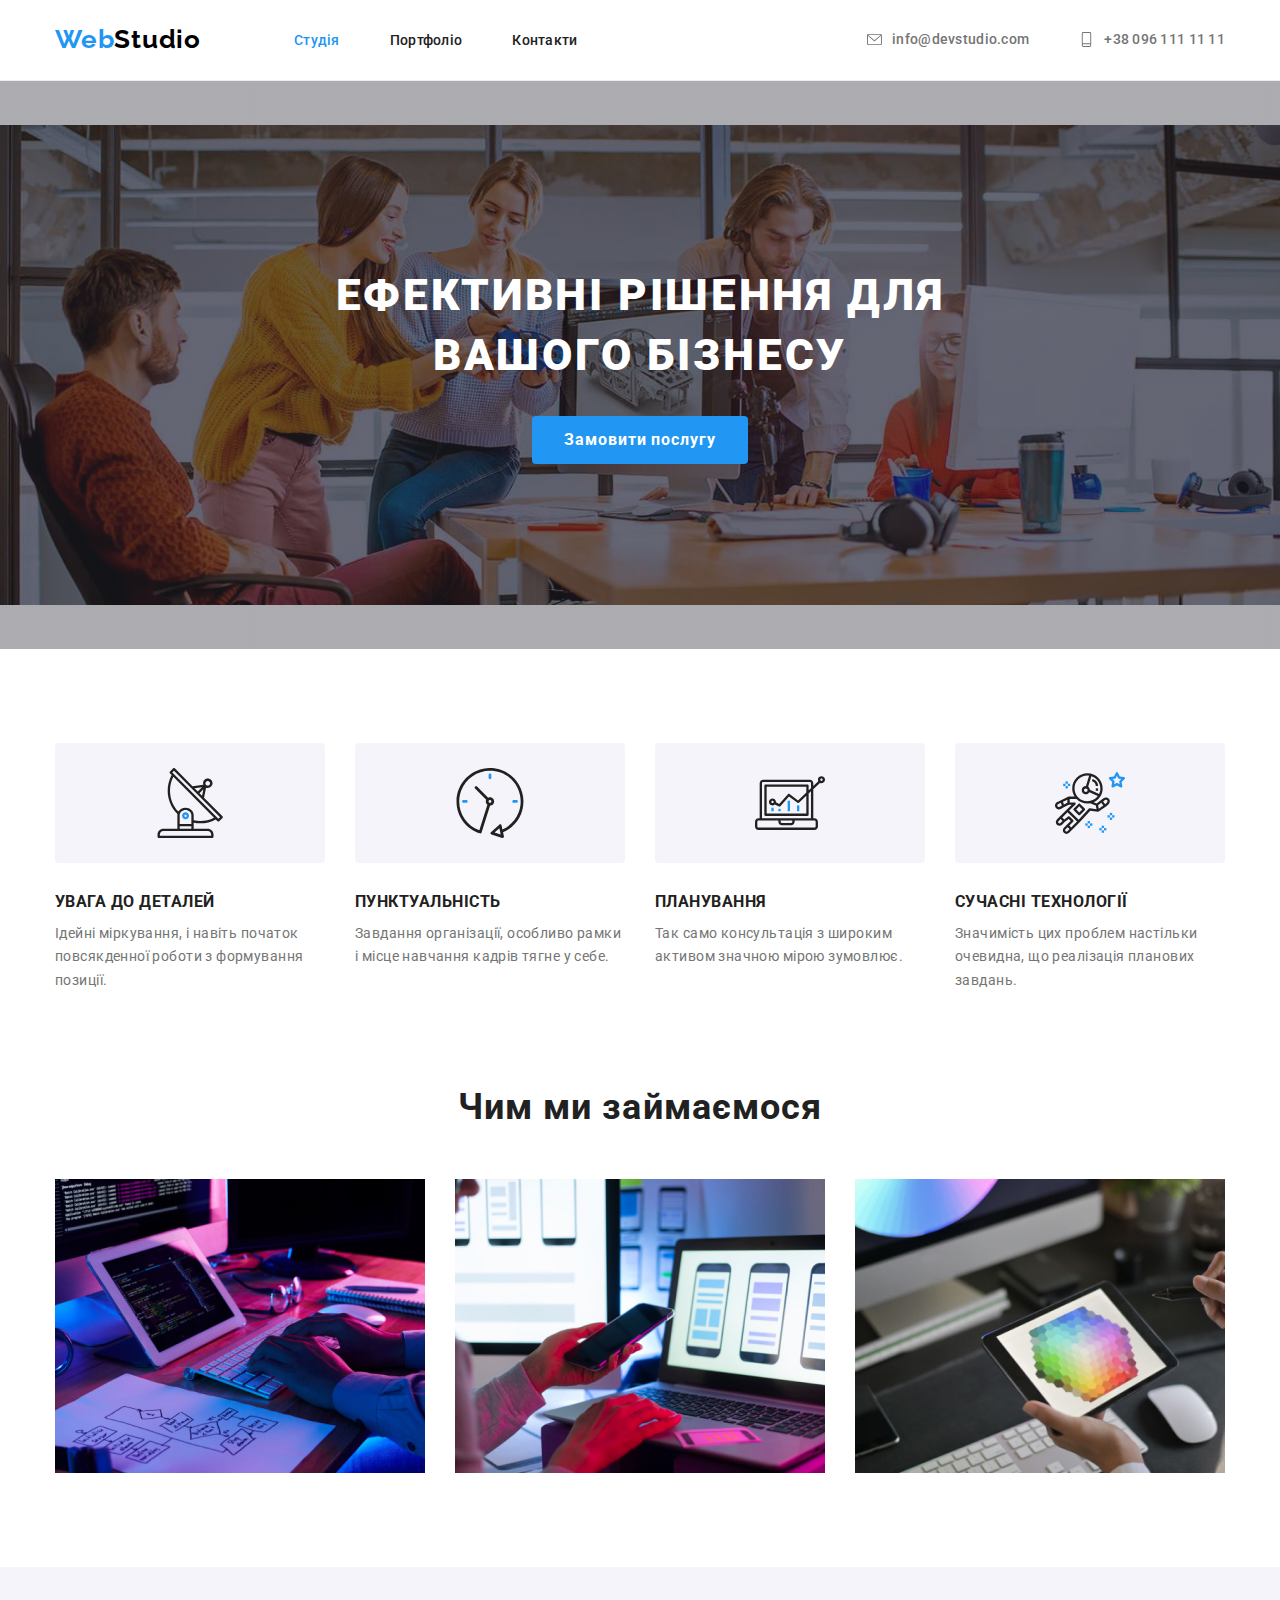
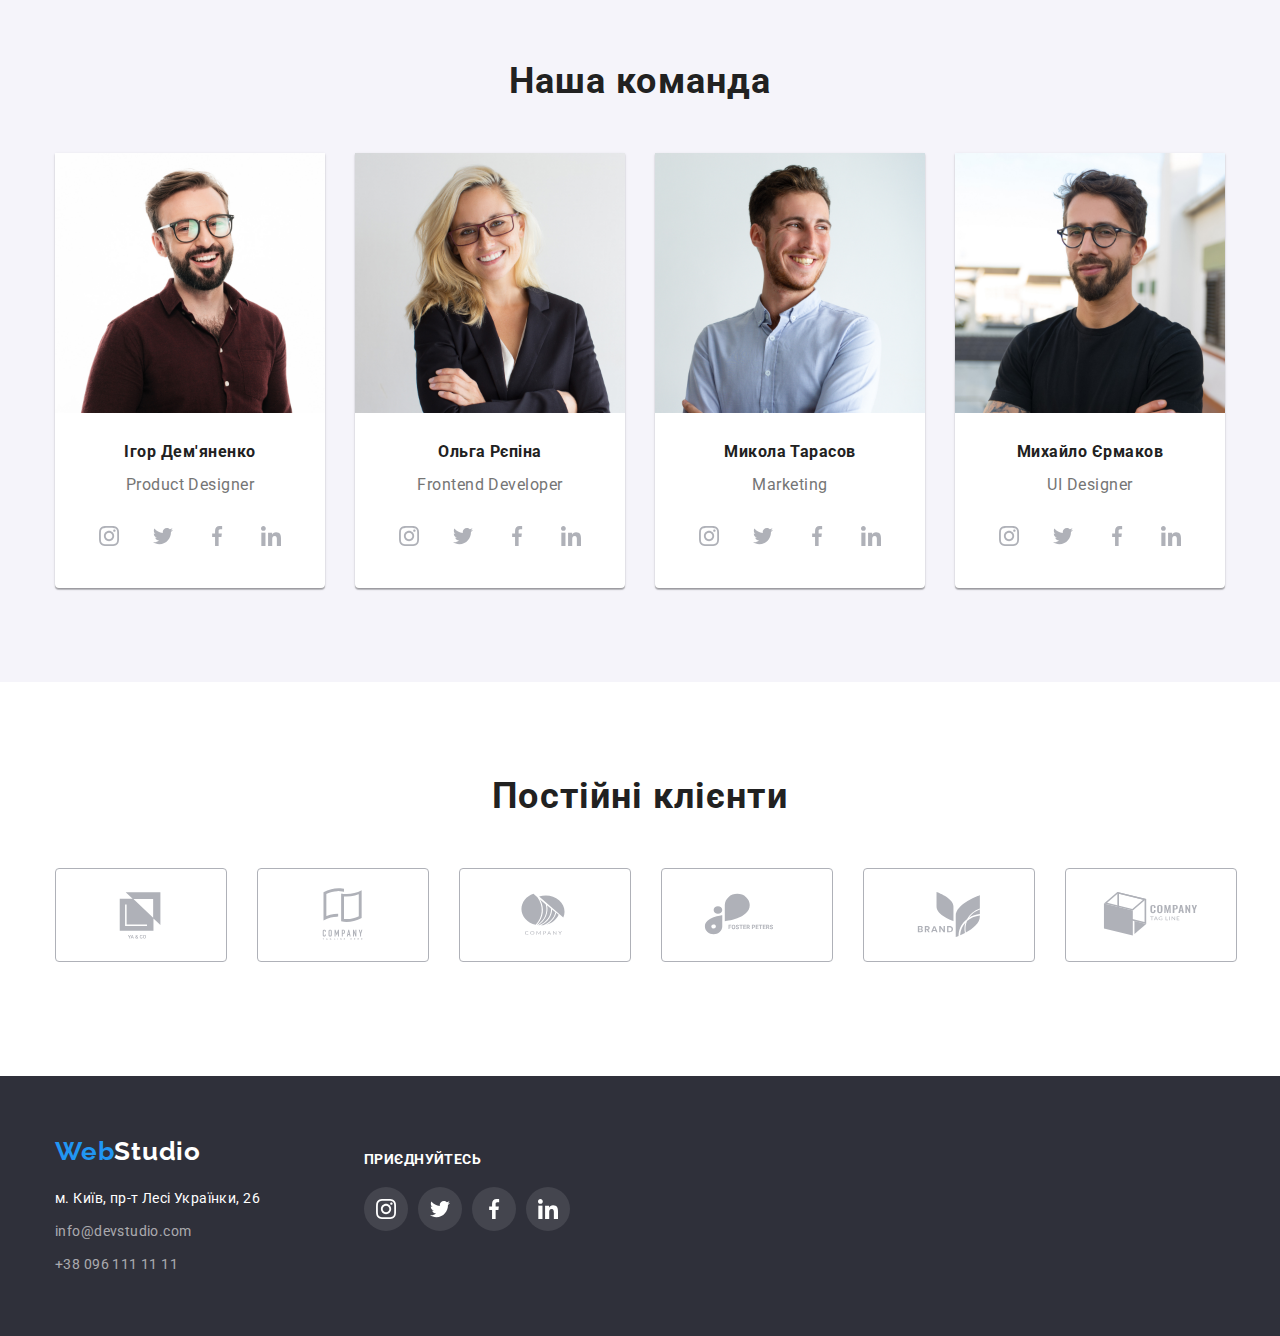
<file: index.html>
<!DOCTYPE html>
<html lang="uk">
  <head>
    <meta charset="UTF-8" />
    <meta http-equiv="X-UA-Compatible" content="IE=edge" />
    <meta name="viewport" content="width=device-width, initial-scale=1.0" />
    <link rel="preconnect" href="https://fonts.googleapis.com" />
    <link rel="preconnect" href="https://fonts.gstatic.com" crossorigin />
    <link
      href="https://fonts.googleapis.com/css2?family=Raleway:wght@700&family=Roboto:wght@400;500;700;900&display=swap"
      rel="stylesheet"
    />
    <link
      rel="stylesheet"
      href="https://cdnjs.cloudflare.com/ajax/libs/modern-normalize/1.1.0/modern-normalize.min.css"
    />
    <link rel="stylesheet" href="./css/styles.css" />
    <title>Студія</title>
  </head>
  <body>
    <header>
      <div class="container header-container">
        <div class="header-left">
          <div class="logo-logo">
            <a href="index.html"
              ><span class="logo-blue">Web<span class="logo-black">Studio</span></span></a
            >
          </div>
          <nav class="nav-links">
            <ul class="navigation">
              <li class="navi"><a class="menu active" href="./index.html">Студія</a></li>
              <li class="navi"><a class="menu" href="./portfolio.html">Портфоліо</a></li>
              <li class="navi"><a class="menu" href="">Контакти</a></li>
            </ul>
          </nav>
        </div>

        <div class="header-right">
          <ul class="navigation">
            
            <li class="navi">
              
              <a class="web-link" href="mailto:info@devstudio.com"><svg  class="icon">
                <use href="./images/symbol-defs.svg#icon-mail"></use>
              </svg>info@devstudio.com</a
              >
            </li>
            
            <li class="navi">
              
              <a class="web-link" href="call:+3809611111"><svg  class="icon">
                <use href="./images/symbol-defs.svg#icon-tel"></use>
              </svg>+38 096 111 11 11</a></li>
          </ul>
        </div>
      </div>
    </header>

    <main>
      <section class="hero">
        <h1>
          Ефективні рішення для<br />
          вашого бізнесу
        </h1>
        <button class="button-1" type="button">Замовити послугу</button>
      </section>
      <section class="section about-us-1">
        <div class="container">
          <!-- <h2>Опис контенту</h2> -->
          <ul class="about-us">
            <li >
              <div class="svg-bcg"><svg class="icon-section-1"  width="70" height="70" >
                <use href="./images/symbol-defs.svg#icon-anthena"></use>
              </svg></div>
              <h3>УВАГА ДО ДЕТАЛЕЙ</h3>
              <p class="tech-skills">
                Ідейні міркування, і навіть початок повсякденної роботи з формування позиції.
              </p>
            </li>
            <li  >
                <div class="svg-bcg"><svg class="icon-section-1"  width="70" height="70">
                <use href="./images/symbol-defs.svg#icon-clock"></use>
              </svg></div>
              <h3>ПУНКТУАЛЬНІСТЬ</h3>
              <p class="tech-skills">
                Завдання організації, особливо рамки і місце навчання кадрів тягне у себе.
              </p>
            </li>
            <li  >
                <div class="svg-bcg"><svg class="icon-section-1"  width="70" height="70">
                <use href="./images/symbol-defs.svg#icon-diagram"></use>
              </svg></div>
              <h3>ПЛАНУВАННЯ</h3>
              <p class="tech-skills">
                Так само консультація з широким активом значною мірою зумовлює.
              </p>
            </li>
            <li >
                <div class="svg-bcg"><svg class="icon-section-1"  width="70" height="70">
                <use href="./images/symbol-defs.svg#icon-astronaut"></use>
              </svg></div>
              <h3>СУЧАСНІ ТЕХНОЛОГІЇ</h3>
              <p class="tech-skills">
                Значимість цих проблем настільки очевидна, що реалізація планових завдань.
              </p>
            </li>
          </ul>
        </div>
      </section>
      <section class="what-do-we-do">
        <h2>Чим ми займаємося</h2>
        <div class="container">
          <ul class="about-us">
            <li><img src="images/1.jpg" alt="програмування на компютері" width="370" /></li>
            <li>
              <img src="images/2.jpg" alt="розробка додатку для мобільних пристроїв" width="370" />
            </li>
            <li><img src="images/3.jpg" alt="робота з кольорами на планшеті" width="370" /></li>
          </ul>
        </div>
      </section>
      <section class="our-team">
        <h2>Наша команда</h2>
        <div class="container">
          <ul class="stuff">
            <li>
              <img src="images/man1.jpg" alt="Чоловік в окулярах" width="270" />

              <div class="person">
                <h3>Ігор Дем'яненко</h3>
                <p>Product Designer</p>
               <ul class="social-links-personal-1">
                 <li> <a href=""><div class="icon-bg"><svg  class="icon-personal">
                <use href="./images/symbol-defs.svg#icon-instagram"></use>
              </svg></div></a></li>
              <li><a href=""><div class="icon-bg"><svg  class="icon-personal">
                <use href="./images/symbol-defs.svg#icon-twitter"></use>
              </svg></div></a></li>
              <li><a href=""><div class="icon-bg"><svg  class="icon-personal">
                <use href="./images/symbol-defs.svg#icon-facebook"></use>
              </svg></div></a></li>
              <li><a href=""><div class="icon-bg"><svg  class="icon-personal">
                <use href="./images/symbol-defs.svg#icon-linkedin"></use>
              </svg></div></a></li>
            </ul>
              </div>
            </li>
            <li>
              <img src="images/woman.jpg" alt="жінка-блондинка" width="270" />

              <div class="person">
                <h3>Ольга Рєпіна</h3>
                <p>Frontend Developer</p>
                <ul class="social-links-personal-1">
                 <li> <a href=""><div class="icon-bg"><svg  class="icon-personal">
                <use href="./images/symbol-defs.svg#icon-instagram"></use>
              </svg></div></a></li>
              <li><a href=""><div class="icon-bg"><svg  class="icon-personal">
                <use href="./images/symbol-defs.svg#icon-twitter"></use>
              </svg></div></a></li>
              <li><a href=""><div class="icon-bg"><svg  class="icon-personal">
                <use href="./images/symbol-defs.svg#icon-facebook"></use>
              </svg></div></a></li>
              <li><a href=""><div class="icon-bg"><svg  class="icon-personal">
                <use href="./images/symbol-defs.svg#icon-linkedin"></use>
              </svg></div></a></li>
            </ul>
              </div>
            </li>
            <li>
              <img src="images/man2.jpg" alt="маркетолог" width="270" />

              <div class="person">
                <h3>Микола Тарасов</h3>
                <p>Marketing</p>
                <ul class="social-links-personal-1">
                 <li> <a href=""><div class="icon-bg"><svg  class="icon-personal">
                <use href="./images/symbol-defs.svg#icon-instagram"></use>
              </svg></div></a></li>
              <li><a href=""><div class="icon-bg"><svg  class="icon-personal">
                <use href="./images/symbol-defs.svg#icon-twitter"></use>
              </svg></div></a></li>
              <li><a href=""><div class="icon-bg"><svg  class="icon-personal">
                <use href="./images/symbol-defs.svg#icon-facebook"></use>
              </svg></div></a></li>
              <li><a href=""><div class="icon-bg"><svg  class="icon-personal">
                <use href="./images/symbol-defs.svg#icon-linkedin"></use>
              </svg></div></a></li>
            </ul>
              </div>
            </li>
            <li>
              <img src="images/man3.jpg" alt="дизайнер" width="270" />

              <div class="person">
                <h3>Михайло Єрмаков</h3>
                <p>UI Designer</p>
               <ul class="social-links-personal-1">
                 <li> <a href=""><div class="icon-bg"><svg  class="icon-personal">
                <use href="./images/symbol-defs.svg#icon-instagram"></use>
              </svg></div></a></li>
              <li><a href=""><div class="icon-bg"><svg  class="icon-personal">
                <use href="./images/symbol-defs.svg#icon-twitter"></use>
              </svg></div></a></li>
              <li><a href=""><div class="icon-bg"><svg  class="icon-personal">
                <use href="./images/symbol-defs.svg#icon-facebook"></use>
              </svg></div></a></li>
              <li><a href=""><div class="icon-bg"><svg  class="icon-personal">
                <use href="./images/symbol-defs.svg#icon-linkedin"></use>
              </svg></div></a></li>
            </ul>
              </div>
            </li>
          </ul>
        </div>
      </section>
      <section class="our-clients">
        <div class="container">
        <h2>Постійні клієнти</h2>
        <ul class="brand">
          <li><a href=""><svg width="106" height="60" class="icon-section-3">
                <use href="./images/symbol-defs.svg#icon-logo"></use>
              </svg></li></a>
          <li><a href=""><svg  class="icon-section-3">
                <use href="./images/symbol-defs.svg#icon-logo-1"></use>
              </svg></li></a>
          <li><a href=""><svg  class="icon-section-3">
                <use href="./images/symbol-defs.svg#icon-logo-2"></use>
              </svg></li></a>
          <li><a href=""><svg  class="icon-section-3">
                <use href="./images/symbol-defs.svg#icon-logo-3"></use>
              </svg></li></a>
          <li><a href=""><svg  class="icon-section-3">
                <use href="./images/symbol-defs.svg#icon-logo-4"></use>
              </svg></li></a>
          <li><a href=""><svg  class="icon-section-3">
                <use href="./images/symbol-defs.svg#icon-logo-5"></use>
              </svg></li></a>
        </ul>
        </div>
      </section>
    </main>
    <footer class="footer">
      <div class="container footer-container">
       <div>
        <div class="container-logo">
          <a href="index.html"
            ><span class="logo-blue">Web<span class="logo-white">Studio</span></span></a
          >
        </div>
        <address class="address">
          <ul class="footer-address">
            <li>
              <a class="place" href="" target="_blank" rel="noopener noreferrer"
                >м. Київ, пр-т Лесі Українки, 26</a
              >
            </li>
            <li><a class="web-link-2" href="mailto:info@devstudio.com">info@devstudio.com</a></li>
            <li><a class="cell-2" href="call:+3809611111">+38 096 111 11 11</a></li>
          </ul>
        </address>
        </div>
        <div>
     
<div class="footer-soc-links"><p class="footer-p">Приєднуйтесь</p>
      <div class="footer-social-links">
        
                  <a href=""><div class="icon-bg-footer"><svg  class="icon-footer">
                <use href="./images/symbol-defs.svg#icon-instagram"></use>
              </svg></div></a>
              <a href=""><div class="icon-bg-footer"><svg  class="icon-footer">
                <use href="./images/symbol-defs.svg#icon-twitter"></use>
              </svg></div>
              <a href=""><div class="icon-bg-footer"><svg  class="icon-footer">
                <use href="./images/symbol-defs.svg#icon-facebook"></use>
              </svg></div></a>
              <a href=""><div class="icon-bg-footer"><svg  class="icon-footer">
                <use href="./images/symbol-defs.svg#icon-linkedin"></use>
              </svg></div></a>
              </div>
              </div>
               </div>
      </div>
    </footer>
  </body>
</html>
</file>
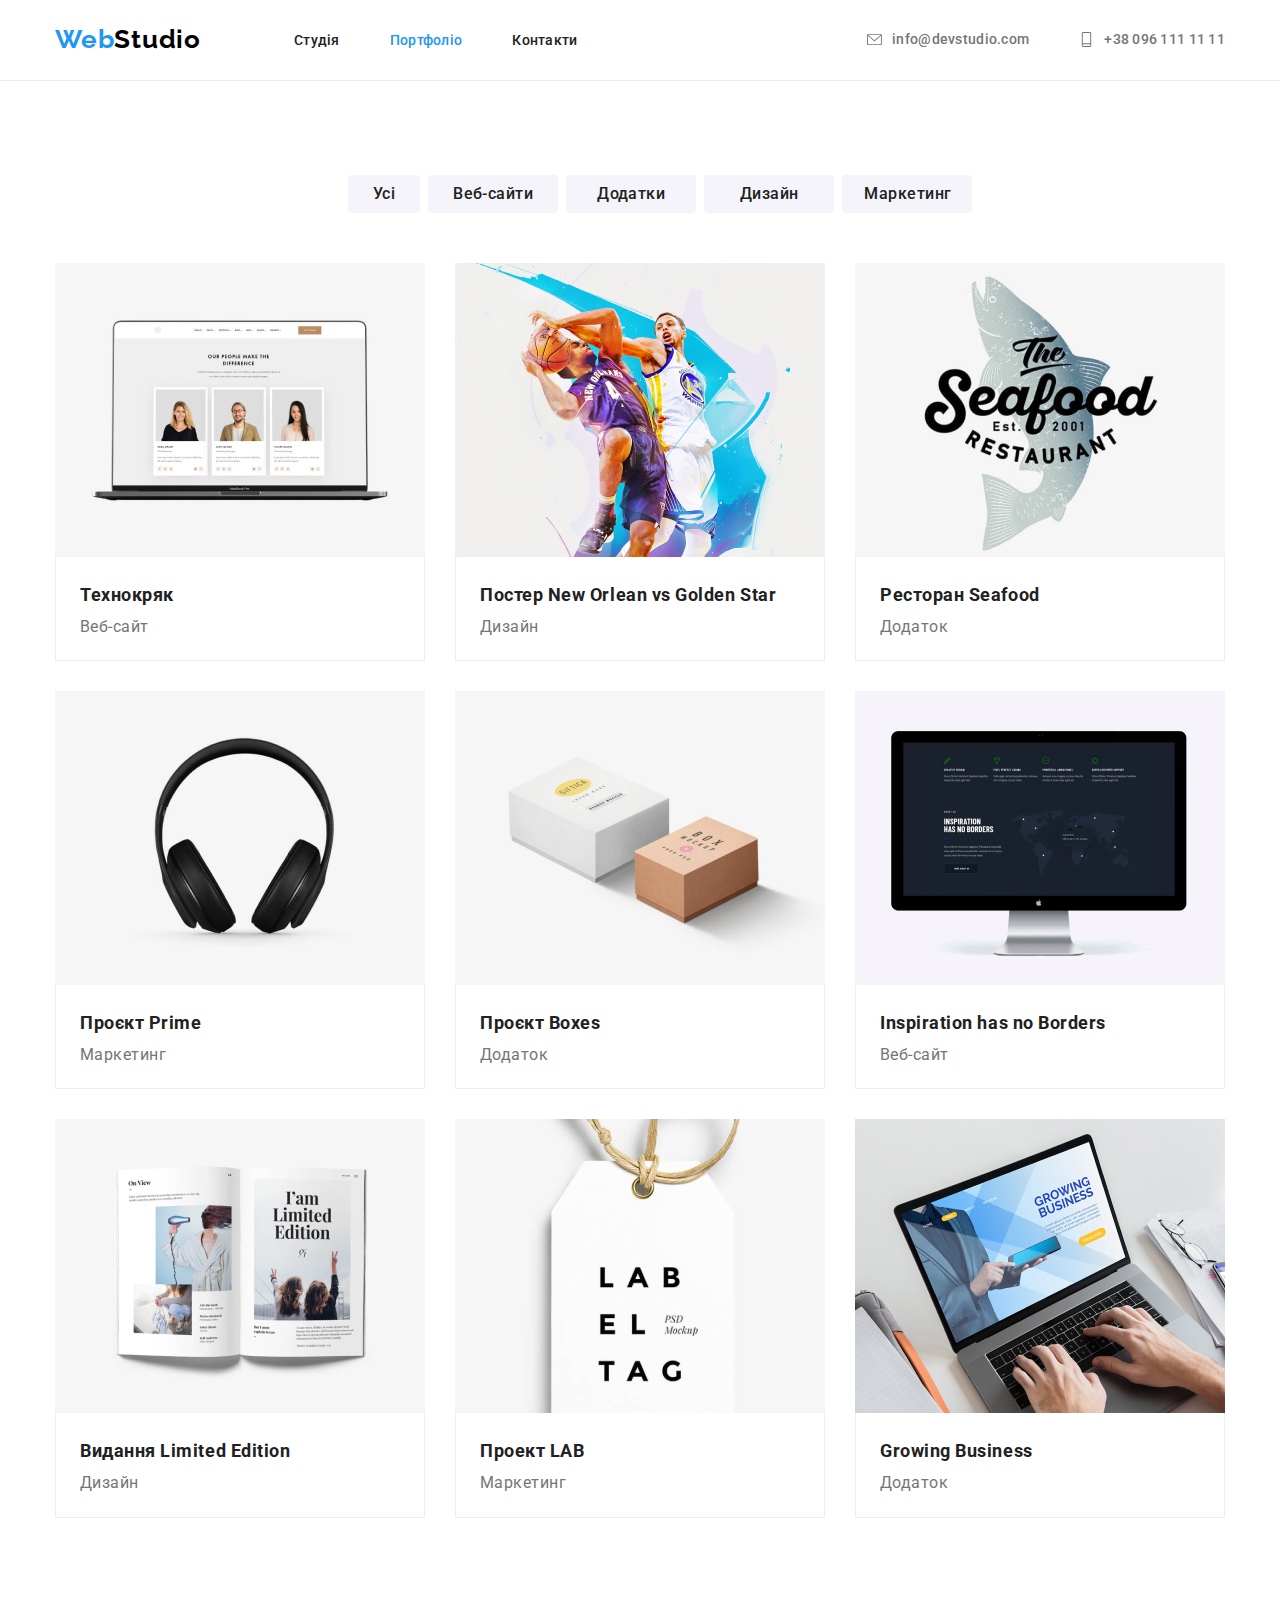
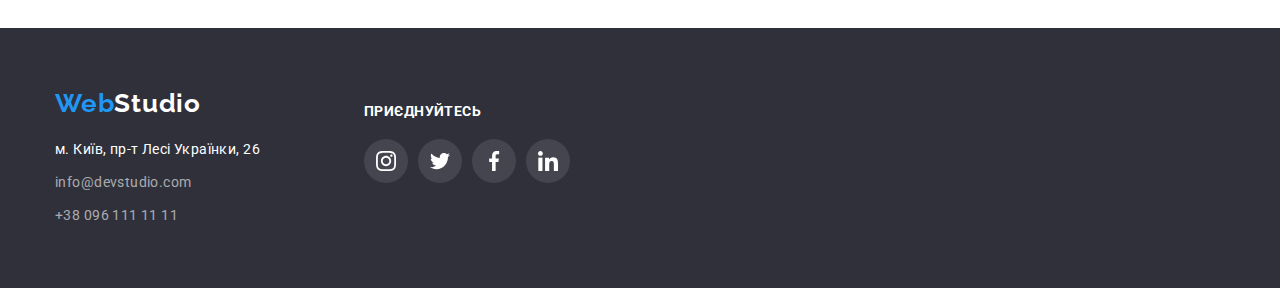
<file: portfolio.html>
<!DOCTYPE html>
<html lang="uk">
  <head>
    <meta charset="UTF-8" />
    <meta http-equiv="X-UA-Compatible" content="IE=edge" />
    <meta name="viewport" content="width=device-width, initial-scale=1.0" />

    <link rel="preconnect" href="https://fonts.googleapis.com" />
    <link rel="preconnect" href="https://fonts.gstatic.com" crossorigin />
    <link
      href="https://fonts.googleapis.com/css2?family=Raleway:wght@700&family=Roboto:wght@400;500;700;900&display=swap"
      rel="stylesheet"
    />
    <link
      rel="stylesheet"
      href="https://cdnjs.cloudflare.com/ajax/libs/modern-normalize/1.1.0/modern-normalize.min.css"
    />
    <link rel="stylesheet" href="./css/styles.css" />
    <title>Портфоліо</title>
  </head>
  <body>
    <header>
      <div class="container header-container">
        <div class="header-left">
          <div class="logo-logo"><a href="index.html"
            ><span class="logo-blue">Web<span class="logo-black">Studio</span></span></a
          ></div>
          <nav class="nav-links">
            <ul class="navigation">
              <li class="navi"><a class="menu" href="./index.html">Студія</a></li>
              <li class="navi"><a class="menu active" href="./portfolio.html">Портфоліо</a></li>
              <li class="navi"><a class="menu" href="">Контакти</a></li>
            </ul>
          </nav>
        </div>

       <div class="header-right">
          <ul class="navigation">
            
            <li class="navi">
              
              <a class="web-link" href="mailto:info@devstudio.com"><svg  class="icon">
                <use href="./images/symbol-defs.svg#icon-mail"></use>
              </svg>info@devstudio.com</a
              >
            </li>
            
            <li class="navi">
              
              <a class="web-link" href="call:+3809611111"><svg  class="icon">
                <use href="./images/symbol-defs.svg#icon-tel"></use>
              </svg>+38 096 111 11 11</a></li>
          </ul>
        </div>
      </div>
    </header>

    <main>
      <section class="section">
        <!-- <h1>Портфоліо</h1> -->
        <ul class="button-list-direction">
          <li class=""><button class="button-list-1" type="button">Усі</button></li>
          <li class="bml"><button class="button-list" type="button">Веб-сайти</button></li>
          <li class="bml"><button class="button-list" type="button">Додатки</button></li>
          <li class="bml"><button class="button-list" type="button">Дизайн</button></li>
          <li class="bml"><button class="button-list" type="button">Маркетинг</button></li>
        </ul>
        <div class="container">
          <ul class="work-list">
            <li class="work-list-card">
              <img src="images/portfolio/techno.jpg" alt="laptop with portfolio" width="370" />
              <div class="card">
                <h2>Технокряк</h2>
                <p>Веб-сайт</p>
              </div>
            </li>
            <li class="work-list-card">
              <img src="images/portfolio/basket.jpg" alt="people playing basketball" width="370" />
              <div class="card">
                <h2>Постер New Orlean vs Golden Star</h2>
                <p>Дизайн</p>
              </div>
            </li>
            <li class="work-list-card">
              <img src="images/portfolio/restoran.jpg" alt="restoran logo" width="370" />
              <div class="card">
                <h2>Ресторан Seafood</h2>
                <p>Додаток</p>
              </div>
            </li>
            <li class="work-list-card">
              <img src="images/portfolio/prime.jpg" alt="headphones" width="370" />
              <div class="card">
                <h2>Проєкт Prime</h2>
                <p>Маркетинг</p>
              </div>
            </li>
            <li class="work-list-card">
              <img src="images/portfolio/boxes.jpg" alt="boxes" width="370" />
              <div class="card">
                <h2>Проєкт Boxes</h2>
                <p>Додаток</p>
              </div>
            </li>
            <li class="work-list-card">
              <img src="images/portfolio/dispaly.jpg" alt="pc display" width="370" />
              <div class="card">
                <h2>Inspiration has no Borders</h2>
                <p>Веб-сайт</p>
              </div>
            </li>
            <li class="work-list-card">
              <img src="images/portfolio/limited.jpg" alt="magazine" width="370" />
              <div class="card">
                <h2>Видання Limited Edition</h2>
                <p>Дизайн</p>
              </div>
            </li>
            <li class="work-list-card">
              <img src="images/portfolio/lab.jpg" alt="paper tag" width="370" />
              <div class="card">
                <h2>Проект LAB</h2>
                <p>Маркетинг</p>
              </div>
            </li>
            <li class="work-list-card">
              <img src="images/portfolio/growing.jpg" alt="laptop with portfolio" width="370" />
              <div class="card">
                <h2>Growing Business</h2>
                <p>Додаток</p>
              </div>
            </li>
          </ul>
        </div>
        <!-- ВАРІАНТ ПОБУДОВИ СІТКИ №2 -->
      </section>
    </main>

    <footer class="footer">
      <div class="container footer-container">
       <div>
        <div class="container-logo">
          <a href="index.html"
            ><span class="logo-blue">Web<span class="logo-white">Studio</span></span></a
          >
        </div>
        <address class="address">
          <ul class="footer-address">
            <li>
              <a class="place" href="" target="_blank" rel="noopener noreferrer"
                >м. Київ, пр-т Лесі Українки, 26</a
              >
            </li>
            <li><a class="web-link-2" href="mailto:info@devstudio.com">info@devstudio.com</a></li>
            <li><a class="cell-2" href="call:+3809611111">+38 096 111 11 11</a></li>
          </ul>
        </address>
        </div>
        <div>
     
<div class="footer-soc-links"><p class="footer-p">Приєднуйтесь</p>
      <div class="footer-social-links">
        
                  <a href=""><div class="icon-bg-footer"><svg  class="icon-footer">
                <use href="./images/symbol-defs.svg#icon-instagram"></use>
              </svg></div></a>
              <a href=""><div class="icon-bg-footer"><svg  class="icon-footer">
                <use href="./images/symbol-defs.svg#icon-twitter"></use>
              </svg></div></a>
              <a href=""><div class="icon-bg-footer"><svg  class="icon-footer">
                <use href="./images/symbol-defs.svg#icon-facebook"></use>
              </svg></div></a>
              <a href=""><div class="icon-bg-footer"><svg  class="icon-footer">
                <use href="./images/symbol-defs.svg#icon-linkedin"></use>
              </svg></div></a>
              </div>
              </div>
               </div>
    </footer>
  </body>
</html>
</file>
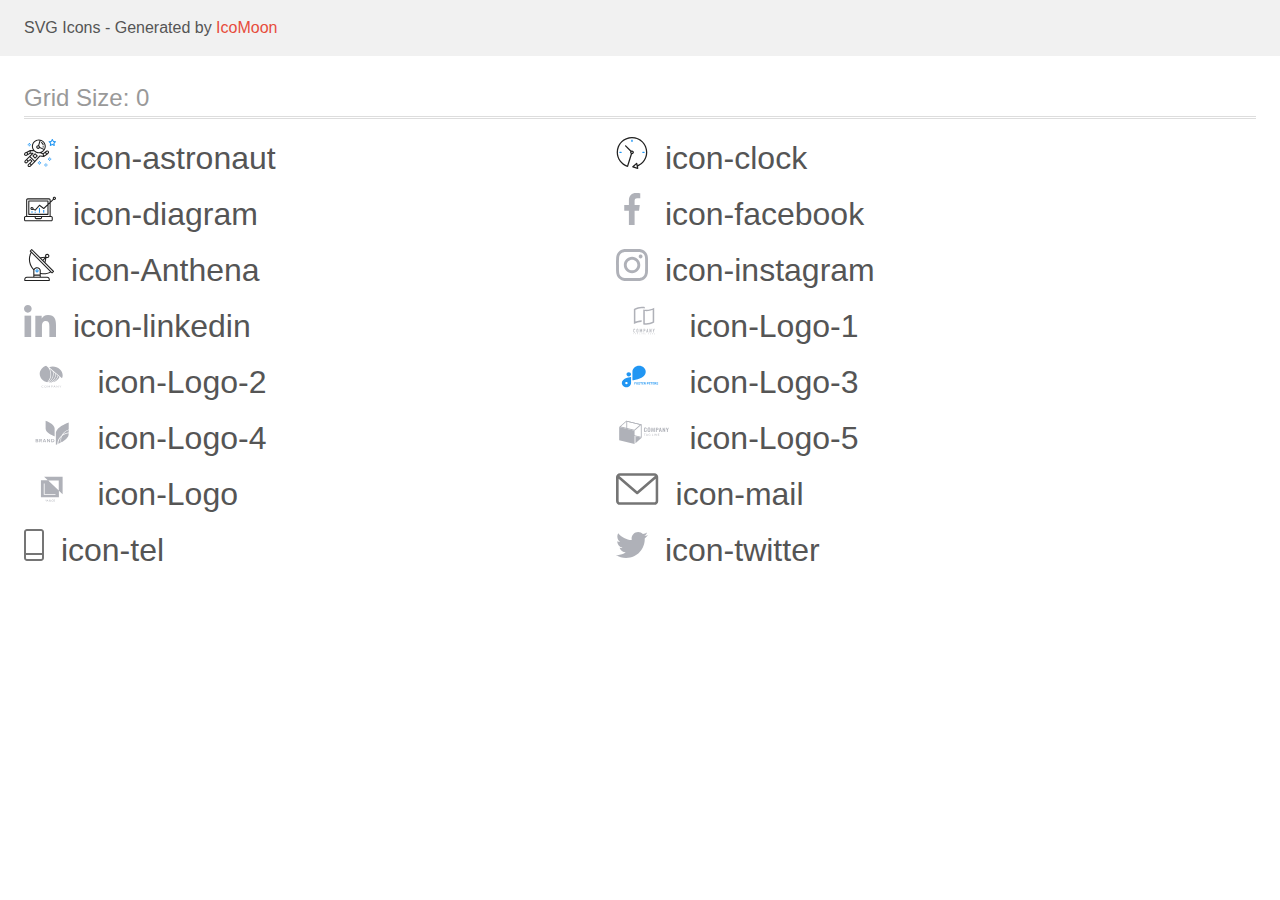
<file: images/svg/icomoon (1)/demo.html>
<!doctype html>
<html>
<head>
    <title>IcoMoon - SVG Icons</title>
    <meta charset="utf-8">
    <meta name="viewport" content="width=device-width, initial-scale=1">
    <link rel="stylesheet" href="demo-files/demo.css">
    <link rel="stylesheet" href="style.css">
</head>
<body>
<svg aria-hidden="true" style="position: absolute; width: 0; height: 0; overflow: hidden;" version="1.1" xmlns="http://www.w3.org/2000/svg" xmlns:xlink="http://www.w3.org/1999/xlink">
<defs>
<symbol id="icon-astronaut" viewBox="0 0 32 32">
<path fill="#2196f3" style="fill: var(--color1, #2196f3)" d="M31.974 4.524c-0.063-0.193-0.229-0.333-0.43-0.363l-1.91-0.278-0.855-1.731c-0.179-0.365-0.777-0.365-0.956 0l-0.855 1.731-1.91 0.278c-0.201 0.029-0.367 0.17-0.431 0.363-0.062 0.193-0.011 0.405 0.135 0.547l1.383 1.348-0.326 1.903c-0.034 0.2 0.048 0.402 0.212 0.522 0.166 0.121 0.382 0.135 0.562 0.040l1.709-0.899 1.709 0.899c0.078 0.041 0.164 0.061 0.249 0.061 0.11 0 0.221-0.034 0.314-0.102 0.164-0.119 0.246-0.322 0.212-0.522l-0.326-1.903 1.383-1.348c0.145-0.142 0.197-0.354 0.135-0.547zM29.511 5.851c-0.125 0.122-0.183 0.299-0.153 0.472l0.191 1.114-1-0.526c-0.078-0.041-0.163-0.061-0.249-0.061s-0.17 0.020-0.249 0.061l-1.001 0.526 0.191-1.114c0.030-0.173-0.028-0.349-0.153-0.472l-0.81-0.789 1.119-0.163c0.174-0.025 0.324-0.134 0.402-0.292l0.5-1.013 0.5 1.013c0.078 0.157 0.228 0.267 0.402 0.292l1.119 0.163-0.809 0.789z"></path>
<path fill="#2196f3" style="fill: var(--color1, #2196f3)" d="M26.134 20.522h-1.067v1.067h1.067v-1.067z"></path>
<path fill="#2196f3" style="fill: var(--color1, #2196f3)" d="M26.134 22.656h-1.067v1.067h1.067v-1.067z"></path>
<path fill="#2196f3" style="fill: var(--color1, #2196f3)" d="M27.2 21.589h-1.067v1.067h1.067v-1.067z"></path>
<path fill="#2196f3" style="fill: var(--color1, #2196f3)" d="M25.067 21.589h-1.067v1.067h1.067v-1.067z"></path>
<path fill="#2196f3" style="fill: var(--color1, #2196f3)" d="M22.4 26.389h-1.067v1.067h1.067v-1.067z"></path>
<path fill="#2196f3" style="fill: var(--color1, #2196f3)" d="M22.4 28.522h-1.067v1.067h1.067v-1.067z"></path>
<path fill="#2196f3" style="fill: var(--color1, #2196f3)" d="M23.467 27.456h-1.067v1.067h1.067v-1.067z"></path>
<path fill="#2196f3" style="fill: var(--color1, #2196f3)" d="M21.333 27.456h-1.067v1.067h1.067v-1.067z"></path>
<path fill="#2196f3" style="fill: var(--color1, #2196f3)" d="M16 24.256h-1.067v1.067h1.067v-1.067z"></path>
<path fill="#2196f3" style="fill: var(--color1, #2196f3)" d="M16 26.389h-1.067v1.067h1.067v-1.067z"></path>
<path fill="#2196f3" style="fill: var(--color1, #2196f3)" d="M17.067 25.322h-1.067v1.067h1.067v-1.067z"></path>
<path fill="#2196f3" style="fill: var(--color1, #2196f3)" d="M14.933 25.322h-1.067v1.067h1.067v-1.067z"></path>
<path fill="#2196f3" style="fill: var(--color1, #2196f3)" d="M5.867 6.122h-1.067v1.067h1.067v-1.067z"></path>
<path fill="#2196f3" style="fill: var(--color1, #2196f3)" d="M5.867 8.255h-1.067v1.067h1.067v-1.067z"></path>
<path fill="#2196f3" style="fill: var(--color1, #2196f3)" d="M6.933 7.189h-1.067v1.067h1.067v-1.067z"></path>
<path fill="#2196f3" style="fill: var(--color1, #2196f3)" d="M4.8 7.189h-1.067v1.067h1.067v-1.067z"></path>
<path fill="#212121" style="fill: var(--color2, #212121)" d="M24.715 14.159c-0.287-0.388-0.709-0.637-1.188-0.705-0.481-0.068-0.956 0.058-1.34 0.352l-1.252 0.96-1.898 1.417-1.358-0.541c2.421-1.086 4.114-3.508 4.114-6.32 0-3.823-3.123-6.933-6.961-6.933s-6.961 3.11-6.961 6.933c0 1.386 0.414 2.674 1.12 3.758l-2.764-0.024c-0.002 0-0.003 0-0.005 0-0.009 0-0.015 0.004-0.023 0.005-0.053 0.002-0.105 0.013-0.155 0.031-0.013 0.005-0.026 0.008-0.038 0.013-0.006 0.003-0.013 0.003-0.019 0.006l-3.233 1.596c-0.001 0-0.001 0-0.001 0.001l-1.893 0.911c-0.021 0.009-0.042 0.021-0.063 0.035-0.755 0.502-1.012 1.489-0.598 2.295 0.22 0.429 0.595 0.745 1.056 0.889 0.178 0.055 0.359 0.083 0.539 0.083 0.29 0 0.577-0.071 0.839-0.211l1.388-0.738 2.264-1.169 1.357-0.008-5.442 5.416c-0.001 0.001-0.001 0.001-0.002 0.001l-1.339 1.333c-0.316 0.315-0.49 0.732-0.49 1.178s0.174 0.863 0.49 1.179c0.325 0.323 0.752 0.485 1.179 0.485s0.854-0.162 1.18-0.485l1.314-1.309 1.741-1.3 0.901 0.897-1.762 1.754c-0 0.001-0.001 0.001-0.002 0.001l-1.339 1.333c-0.316 0.315-0.49 0.732-0.49 1.178s0.174 0.863 0.49 1.179c0.325 0.323 0.753 0.485 1.18 0.485s0.855-0.162 1.18-0.485l3.482-3.467c0.001-0.001 0.001-0.001 0.001-0.002l1.010-1-0.004-0.004c0.006-0.006 0.015-0.009 0.022-0.015l5.166-5.658 3.471 0.494c0.025 0.004 0.050 0.005 0.075 0.005 0.065 0 0.127-0.015 0.187-0.038 0.018-0.006 0.033-0.015 0.050-0.023 0.019-0.010 0.039-0.015 0.058-0.027l3.213-2.133c0.012-0.008 0.018-0.021 0.029-0.029 0.013-0.010 0.029-0.014 0.041-0.026l1.271-1.191c0.662-0.62 0.753-1.635 0.212-2.362zM2.13 17.77c-0.173 0.093-0.37 0.111-0.558 0.052-0.187-0.058-0.338-0.186-0.427-0.358-0.161-0.314-0.068-0.695 0.214-0.902l1.314-0.632 0.449 1.312-0.992 0.528zM5.628 15.942l-1.548 0.8-0.439-1.283 2.027-1.001-0.040 1.484zM20.727 9.322c0 0.918-0.219 1.785-0.599 2.559l-4.181-1.899c-0.044-0.573-0.341-1.075-0.788-1.388l1.464-4.86c2.378 0.756 4.105 2.974 4.105 5.588zM8.938 9.322c0-3.235 2.644-5.867 5.894-5.867 0.253 0 0.5 0.021 0.745 0.052l-1.432 4.754c-0.019-0.001-0.037-0.006-0.057-0.006-1.033 0-1.873 0.837-1.873 1.867s0.84 1.867 1.873 1.867c0.694 0 1.294-0.383 1.618-0.945l3.862 1.755c-1.075 1.446-2.795 2.39-4.737 2.39-3.25 0-5.894-2.632-5.894-5.867zM14.894 10.122c0 0.441-0.362 0.8-0.806 0.8s-0.806-0.359-0.806-0.8c0-0.441 0.362-0.8 0.806-0.8s0.806 0.359 0.806 0.8zM2.465 25.146c-0.236 0.234-0.619 0.234-0.854 0.001-0.114-0.114-0.176-0.263-0.176-0.423s0.062-0.309 0.176-0.421l0.962-0.958 0.851 0.848-0.959 0.955zM5.679 28.88c-0.236 0.234-0.619 0.235-0.855 0.001-0.114-0.114-0.176-0.263-0.176-0.423s0.062-0.309 0.176-0.421l0.963-0.959 0.852 0.848-0.96 0.955zM9.16 25.411c-0.001 0-0.001 0-0.002 0.001l-1.765 1.76-0.852-0.848 1.763-1.755c0 0 0 0 0-0s0.001-0.001 0.002-0.001c0.040-0.040 0.065-0.088 0.090-0.135 0.007-0.014 0.020-0.026 0.026-0.040 0.017-0.041 0.019-0.085 0.026-0.129 0.003-0.025 0.014-0.047 0.014-0.073 0-0.036-0.013-0.070-0.020-0.106-0.006-0.032-0.006-0.065-0.019-0.095-0.020-0.050-0.055-0.094-0.091-0.138-0.010-0.012-0.014-0.027-0.025-0.038 0 0 0 0-0.001 0s-0.001-0.002-0.001-0.002l-1.607-1.6c-0.017-0.017-0.039-0.024-0.058-0.038-0.028-0.022-0.055-0.042-0.087-0.058-0.030-0.015-0.061-0.024-0.093-0.033-0.034-0.010-0.067-0.017-0.103-0.020-0.033-0.002-0.063 0.001-0.095 0.005-0.036 0.004-0.069 0.009-0.104 0.020-0.034 0.011-0.063 0.027-0.094 0.045-0.020 0.011-0.042 0.015-0.061 0.029l-1.773 1.324-0.901-0.897 2.399-2.386 4.361 4.289-0.928 0.919zM15.979 18.394c-0.015-0.002-0.030 0.004-0.045 0.003-0.039-0.002-0.076 0.001-0.115 0.007-0.030 0.005-0.059 0.011-0.088 0.021-0.034 0.012-0.065 0.028-0.097 0.047-0.030 0.018-0.057 0.037-0.083 0.061-0.013 0.011-0.028 0.017-0.040 0.029l-4.698 5.146-4.328-4.257 2.833-2.818c0.209-0.208 0.21-0.546 0.002-0.755-0.105-0.105-0.243-0.157-0.381-0.156v-0.001l-2.219 0.013 0.028-1.607 3.104 0.027c1.265 1.294 3.029 2.101 4.981 2.101 0.437 0 0.864-0.045 1.279-0.123 0.040 0.032 0.079 0.065 0.13 0.085l2.41 0.96 0.331 1.644-3.003-0.427zM20.020 18.572l-0.313-1.558 1.446-1.080 0.947 1.257-2.080 1.381zM23.774 15.741l-0.838 0.785-0.931-1.236 0.831-0.637c0.155-0.119 0.351-0.168 0.543-0.143 0.193 0.027 0.364 0.128 0.48 0.284 0.217 0.292 0.18 0.699-0.085 0.947z"></path>
<path fill="#212121" style="fill: var(--color2, #212121)" d="M13.602 18.544l-2.143-2.133c-0.207-0.207-0.545-0.207-0.753 0l-2.142 2.133c-0.1 0.101-0.157 0.236-0.157 0.378s0.056 0.278 0.157 0.378l2.142 2.133c0.104 0.103 0.241 0.155 0.377 0.155s0.273-0.052 0.376-0.155l2.143-2.133c0.1-0.1 0.157-0.236 0.157-0.378s-0.057-0.278-0.157-0.378zM11.083 20.303l-1.387-1.381 1.387-1.381 1.387 1.381-1.387 1.381z"></path>
<path fill="#212121" style="fill: var(--color2, #212121)" d="M17.164 5.071l-0.258 1.036c0.071 0.018 1.738 0.452 1.738 2.149h1.067c-0-2.017-1.666-2.965-2.547-3.185z"></path>
<path fill="#212121" style="fill: var(--color2, #212121)" d="M19.711 9.322h-1.067v1.067h1.067v-1.067z"></path>
</symbol>
<symbol id="icon-clock" viewBox="0 0 32 32">
<path fill="#212121" style="fill: var(--color2, #212121)" d="M31.297 15.301c-0.002-8.452-6.855-15.303-15.308-15.301s-15.303 6.855-15.301 15.308c0.001 6.658 4.307 12.551 10.649 14.576 0.061 0.019 0.124 0.029 0.187 0.029 0.121-0 0.239-0.032 0.342-0.094 0.135-0.080 0.236-0.207 0.283-0.356l3.865-12.25c1.057-0.005 1.909-0.866 1.903-1.923s-0.866-1.909-1.923-1.903c-0.284 0.001-0.565 0.067-0.82 0.191l-5.106-5.107c-0.253-0.245-0.657-0.238-0.902 0.016-0.239 0.247-0.239 0.639 0 0.886l5.103 5.109c-0.392 0.799-0.168 1.764 0.536 2.309l-3.683 11.673c-7.278-2.681-11.004-10.754-8.323-18.032s10.754-11.004 18.032-8.323 11.004 10.754 8.323 18.032c-1.31 3.556-4.001 6.431-7.462 7.973l-0.398-1.874c-0.073-0.344-0.411-0.565-0.756-0.492-0.109 0.023-0.209 0.074-0.292 0.148l-3.837 3.426c-0.263 0.234-0.287 0.637-0.052 0.9 0.076 0.085 0.174 0.149 0.283 0.184l4.899 1.563c0.335 0.108 0.694-0.077 0.802-0.412 0.034-0.106 0.040-0.219 0.017-0.328l-0.391-1.839c5.664-2.388 9.342-7.942 9.329-14.089zM15.992 14.664c0.352 0 0.638 0.286 0.638 0.638s-0.286 0.638-0.638 0.638c-0.352 0-0.638-0.285-0.638-0.638s0.285-0.638 0.638-0.638zM18.093 29.528l2.184-1.948 0.603 2.84-2.787-0.892z"></path>
<path fill="#2196f3" style="fill: var(--color1, #2196f3)" d="M15.354 3.185v1.275c0 0.352 0.285 0.638 0.638 0.638s0.638-0.285 0.638-0.638v-1.275c0-0.352-0.286-0.638-0.638-0.638s-0.638 0.286-0.638 0.638z"></path>
<path fill="#2196f3" style="fill: var(--color1, #2196f3)" d="M3.876 14.664c-0.352 0-0.638 0.286-0.638 0.638s0.285 0.638 0.638 0.638h1.275c0.352 0 0.638-0.285 0.638-0.638s-0.285-0.638-0.638-0.638h-1.275z"></path>
<path fill="#2196f3" style="fill: var(--color1, #2196f3)" d="M28.108 15.939c0.352 0 0.638-0.285 0.638-0.638s-0.285-0.638-0.638-0.638h-1.275c-0.352 0-0.638 0.286-0.638 0.638s0.286 0.638 0.638 0.638h1.275z"></path>
</symbol>
<symbol id="icon-diagram" viewBox="0 0 32 32">
<path fill="#2196f3" style="fill: var(--color1, #2196f3)" d="M14.926 14.965h1.066v4.798h-1.066v-4.797z"></path>
<path fill="#2196f3" style="fill: var(--color1, #2196f3)" d="M19.19 17.097h1.066v2.665h-1.066v-2.665z"></path>
<path fill="#2196f3" style="fill: var(--color1, #2196f3)" d="M10.661 18.696h1.066v1.066h-1.066v-1.066z"></path>
<path fill="#2196f3" style="fill: var(--color1, #2196f3)" d="M7.463 18.163h1.066v1.599h-1.066v-1.599z"></path>
<path fill="#212121" style="fill: var(--color2, #212121)" d="M1.599 28.291h25.587c0.883 0 1.599-0.716 1.599-1.599v-2.132c0-0.883-0.716-1.599-1.599-1.599h-0.533v-13.293l3.028-2.868c0.703 0.346 1.553 0.136 2.013-0.499s0.396-1.508-0.152-2.068-1.42-0.644-2.065-0.198c-0.644 0.446-0.873 1.292-0.542 2.002l-2.281 2.163v-1.23c0-0.883-0.716-1.599-1.599-1.599h-21.322c-0.883 0-1.599 0.716-1.599 1.599v15.992h-0.533c-0.883 0-1.599 0.716-1.599 1.599v2.132c0 0.883 0.716 1.599 1.599 1.599zM30.384 4.837c0.294 0 0.533 0.239 0.533 0.533s-0.239 0.533-0.533 0.533c-0.294 0-0.533-0.239-0.533-0.533s0.239-0.533 0.533-0.533zM3.198 6.969c0-0.294 0.239-0.533 0.533-0.533h21.322c0.294 0 0.533 0.239 0.533 0.533v2.239l-1.066 1.013v-2.186c0-0.294-0.239-0.533-0.533-0.533h-19.19c-0.294 0-0.533 0.239-0.533 0.533v13.326c0 0.294 0.239 0.533 0.533 0.533h19.19c0.294 0 0.533-0.239 0.533-0.533v-9.674l1.066-1.010v12.284h-22.388v-15.992zM7.996 13.899c-0.721-0.002-1.354 0.478-1.546 1.174s0.105 1.433 0.725 1.801c0.62 0.368 1.41 0.276 1.928-0.226l1.853 0.93c0.215 0.108 0.476 0.057 0.636-0.123l3.939-4.431 3.872 2.901c0.208 0.156 0.498 0.139 0.686-0.039l3.365-3.188v8.131h-18.124v-12.26h18.124v2.66l-3.771 3.572-3.904-2.927c-0.222-0.166-0.534-0.135-0.718 0.072l-3.993 4.493-1.493-0.746c0.011-0.064 0.018-0.129 0.020-0.193 0-0.883-0.716-1.599-1.599-1.599zM8.529 15.498c0 0.294-0.239 0.533-0.533 0.533s-0.533-0.239-0.533-0.533c0-0.294 0.239-0.533 0.533-0.533s0.533 0.239 0.533 0.533zM11.727 24.027h5.331v0.533c0 0.294-0.239 0.533-0.533 0.533h-4.264c-0.294 0-0.533-0.239-0.533-0.533v-0.533zM1.066 24.56c0-0.294 0.239-0.533 0.533-0.533h9.062v0.533c0 0.883 0.716 1.599 1.599 1.599h4.264c0.883 0 1.599-0.716 1.599-1.599v-0.533h9.062c0.294 0 0.533 0.239 0.533 0.533v2.132c0 0.294-0.239 0.533-0.533 0.533h-25.587c-0.294 0-0.533-0.239-0.533-0.533v-2.132z"></path>
</symbol>
<symbol id="icon-facebook" viewBox="0 0 32 32">
<path fill="#afb1b8" style="fill: var(--color3, #afb1b8)" d="M21.329 5.313h2.921v-5.088c-0.504-0.069-2.237-0.225-4.256-0.225-4.212 0-7.097 2.649-7.097 7.519v4.481h-4.648v5.688h4.648v14.312h5.699v-14.311h4.46l0.708-5.688h-5.169v-3.919c0.001-1.644 0.444-2.769 2.735-2.769z"></path>
</symbol>
<symbol id="icon-Anthena" viewBox="0 0 30 32">
<path fill="#212121" style="fill: var(--color2, #212121)" d="M29.859 22.098l-8.443-8.505 0.937-4.615c0.242 0.094 0.499 0.144 0.758 0.146h0.006c1.192 0.014 2.17-0.941 2.184-2.133s-0.941-2.17-2.133-2.184c-1.192-0.014-2.17 0.941-2.184 2.133-0.003 0.255 0.039 0.509 0.125 0.749l-4.96 0.605-8.091-8.133c-0.099-0.101-0.235-0.159-0.377-0.16-0.14 0.001-0.274 0.056-0.373 0.155l-1.513 1.504c-0.208 0.208-0.208 0.546 0 0.754l0.814 0.826c-3.153 5.798-2.129 12.978 2.519 17.663 0.043 0.041 0.092 0.074 0.146 0.098-0.034 0.18-0.051 0.364-0.052 0.547v6.187h-6.4c-1.472 0.002-2.665 1.195-2.667 2.667v1.067c0 0.295 0.239 0.533 0.533 0.533h24.533c0.295 0 0.533-0.239 0.533-0.533v-1.067c-0.002-1.472-1.195-2.665-2.667-2.667h-6.4v-2.742c1.003 0.21 2.024 0.317 3.049 0.32 2.458-0.003 4.877-0.615 7.040-1.783l0.818 0.823c0.099 0.101 0.235 0.159 0.377 0.16 0.14-0.001 0.274-0.056 0.373-0.155l1.513-1.504c0.208-0.208 0.208-0.546 0-0.754zM22.366 6.233c0.418-0.415 1.093-0.414 1.508 0.004s0.414 1.093-0.004 1.508c-0.2 0.199-0.47 0.31-0.752 0.31h-0.003c-0.589-0.003-1.064-0.483-1.061-1.072 0.002-0.282 0.115-0.552 0.314-0.751h-0.002zM21.11 9.738l-0.598 2.946-1.175-1.182 1.774-1.763zM20.504 8.836l-1.92 1.909-1.485-1.493 3.405-0.415zM23.090 28.8c0.884 0 1.6 0.716 1.6 1.6v0.533h-23.467v-0.533c0-0.884 0.716-1.6 1.6-1.6h20.267zM15.623 26.667v1.067h-5.333v-1.067h5.333zM10.29 25.6v-4.053c0-1.294 1.196-2.347 2.667-2.347s2.667 1.053 2.667 2.347v4.053h-5.333zM16.69 23.904v-2.357c0-1.882-1.675-3.413-3.733-3.413-1.331-0.020-2.576 0.657-3.281 1.786-4.058-4.274-4.971-10.645-2.279-15.887l18.602 18.708c-2.872 1.461-6.165 1.873-9.309 1.163zM27.979 23.22l-21.057-21.181 0.755-0.752 7.935 7.98c0.004 0 0.006 0.007 0.010 0.010l13.115 13.191-0.757 0.752z"></path>
<path fill="#2196f3" style="fill: var(--color1, #2196f3)" d="M12.961 20.267h-0.005c-0.884-0.001-1.601 0.714-1.602 1.598s0.714 1.601 1.598 1.602h0.005c0.884 0.001 1.601-0.714 1.602-1.598s-0.714-1.601-1.598-1.602zM13.335 22.245c-0.1 0.1-0.236 0.156-0.378 0.155-0.295-0.002-0.532-0.242-0.531-0.536 0.001-0.141 0.057-0.276 0.157-0.375s0.233-0.154 0.373-0.155c0.295 0.002 0.532 0.241 0.53 0.536-0.001 0.141-0.057 0.276-0.157 0.375h0.005z"></path>
</symbol>
<symbol id="icon-instagram" viewBox="0 0 32 32">
<path fill="#afb1b8" style="fill: var(--color3, #afb1b8)" d="M31.969 9.408c-0.075-1.7-0.35-2.869-0.744-3.882-0.406-1.075-1.032-2.038-1.851-2.838-0.8-0.813-1.769-1.444-2.832-1.844-1.019-0.394-2.182-0.669-3.882-0.744-1.713-0.081-2.257-0.1-6.601-0.1s-4.888 0.019-6.595 0.094c-1.7 0.075-2.869 0.35-3.882 0.744-1.075 0.406-2.038 1.031-2.838 1.85-0.813 0.8-1.444 1.769-1.844 2.832-0.394 1.019-0.669 2.182-0.744 3.882-0.081 1.713-0.1 2.257-0.1 6.601s0.019 4.888 0.094 6.595c0.075 1.7 0.35 2.869 0.744 3.882 0.406 1.075 1.038 2.038 1.85 2.838 0.8 0.813 1.769 1.444 2.832 1.844 1.019 0.394 2.182 0.669 3.882 0.744 1.706 0.075 2.25 0.094 6.595 0.094s4.888-0.019 6.595-0.094c1.7-0.075 2.869-0.35 3.882-0.744 2.151-0.832 3.851-2.532 4.682-4.682 0.394-1.019 0.669-2.182 0.744-3.882 0.075-1.707 0.094-2.251 0.094-6.595s-0.006-4.888-0.081-6.595zM29.087 22.473c-0.069 1.563-0.331 2.407-0.55 2.969-0.538 1.394-1.644 2.5-3.038 3.038-0.563 0.219-1.413 0.481-2.969 0.55-1.688 0.075-2.194 0.094-6.464 0.094s-4.782-0.019-6.464-0.094c-1.563-0.069-2.407-0.331-2.969-0.55-0.694-0.256-1.325-0.663-1.838-1.194-0.531-0.519-0.938-1.144-1.194-1.838-0.219-0.563-0.481-1.413-0.55-2.969-0.075-1.688-0.094-2.194-0.094-6.464s0.019-4.782 0.094-6.464c0.069-1.563 0.331-2.407 0.55-2.969 0.256-0.694 0.663-1.325 1.2-1.838 0.519-0.531 1.144-0.938 1.838-1.194 0.563-0.219 1.413-0.481 2.969-0.55 1.688-0.075 2.194-0.094 6.464-0.094 4.276 0 4.782 0.019 6.464 0.094 1.563 0.069 2.407 0.331 2.969 0.55 0.694 0.256 1.325 0.662 1.838 1.194 0.531 0.519 0.938 1.144 1.194 1.838 0.219 0.563 0.481 1.413 0.55 2.969 0.075 1.688 0.094 2.194 0.094 6.464s-0.019 4.77-0.094 6.458z"></path>
<path fill="#afb1b8" style="fill: var(--color3, #afb1b8)" d="M16.059 7.783c-4.538 0-8.22 3.682-8.22 8.22s3.682 8.22 8.22 8.22c4.539 0 8.22-3.682 8.22-8.22s-3.682-8.22-8.22-8.22zM16.059 21.335c-2.944 0-5.332-2.388-5.332-5.332s2.388-5.332 5.332-5.332c2.944 0 5.332 2.388 5.332 5.332s-2.388 5.332-5.332 5.332z"></path>
<path fill="#afb1b8" style="fill: var(--color3, #afb1b8)" d="M26.524 7.458c0 1.060-0.859 1.919-1.919 1.919s-1.919-0.859-1.919-1.919c0-1.060 0.859-1.919 1.919-1.919s1.919 0.859 1.919 1.919z"></path>
</symbol>
<symbol id="icon-linkedin" viewBox="0 0 32 32">
<path fill="#afb1b8" style="fill: var(--color3, #afb1b8)" d="M31.992 32v-0.001h0.008v-11.736c0-5.741-1.236-10.164-7.948-10.164-3.227 0-5.392 1.771-6.276 3.449h-0.093v-2.913h-6.364v21.364h6.627v-10.579c0-2.785 0.528-5.479 3.977-5.479 3.399 0 3.449 3.179 3.449 5.657v10.401h6.62z"></path>
<path fill="#afb1b8" style="fill: var(--color3, #afb1b8)" d="M0.528 10.636h6.635v21.364h-6.635v-21.364z"></path>
<path fill="#afb1b8" style="fill: var(--color3, #afb1b8)" d="M3.843 0c-2.121 0-3.843 1.721-3.843 3.843s1.721 3.879 3.843 3.879c2.121 0 3.843-1.757 3.843-3.879-0.001-2.121-1.723-3.843-3.843-3.843v0z"></path>
</symbol>
<symbol id="icon-Logo-1" viewBox="0 0 57 32">
<path fill="#afb1b8" style="fill: var(--color3, #afb1b8)" d="M26.727 3.165h-0.073c-0.112-0.007-0.224-0.010-0.336-0.012v0h-0.243c-0.212 0-0.428 0.005-0.642 0.016-0.016-0.001-0.032-0.001-0.049 0-1.944 0.11-3.848 0.596-5.609 1.431l-0.231 0.111v11.809l0.54-0.183c0.474-0.163 0.978-0.309 1.5-0.445 1.411-0.362 2.861-0.555 4.317-0.574v1.551c-0.193 0.001-0.38 0.007-0.568 0.016h-0.045c-1.121 0.061-2.233 0.232-3.322 0.51-1.378 0.345-2.708 0.863-3.957 1.542v-15.145c1.298-0.757 2.695-1.325 4.151-1.688 1.278-0.33 2.593-0.5 3.913-0.504h0.228c0.273 0.007 0.538 0.019 0.788 0.038 0.658 0.046 1.31 0.15 1.95 0.311v1.527c-0.621-0.145-1.253-0.24-1.889-0.285-0.013-0.001-0.026-0.002-0.039-0.003-0.132-0.011-0.263-0.022-0.386-0.022zM29.415 4.726c0.339 0.026 0.689 0.038 1.044 0.038 1.388-0.005 2.769-0.182 4.114-0.528 1.378-0.346 2.706-0.865 3.956-1.543v14.875c-1.298 0.756-2.696 1.325-4.153 1.688-1.279 0.329-2.593 0.498-3.913 0.503-1 0.008-1.997-0.11-2.968-0.35v-14.971c0.229 0.053 0.465 0.102 0.706 0.142 0.394 0.066 0.81 0.115 1.214 0.145zM36.985 4.841l-0.54 0.182c-0.497 0.167-0.997 0.316-1.5 0.449-1.465 0.377-2.971 0.57-4.483 0.575-0.352 0-0.676-0.010-0.989-0.030l-0.43-0.028v12.148l0.37 0.033c0.343 0.030 0.696 0.045 1.052 0.045 1.191-0.005 2.377-0.159 3.531-0.457 0.95-0.238 1.874-0.57 2.759-0.991l0.231-0.111v-11.813z"></path>
<path fill="#afb1b8" style="fill: var(--color3, #afb1b8)" d="M19.060 24.113c-0.078-0.080-0.171-0.144-0.274-0.186s-0.214-0.061-0.326-0.057c-0.119-0.002-0.237 0.021-0.347 0.065-0.101 0.040-0.193 0.101-0.27 0.178s-0.135 0.17-0.174 0.271c-0.042 0.107-0.063 0.22-0.062 0.335v2.023c-0.005 0.143 0.022 0.284 0.080 0.415 0.048 0.104 0.117 0.196 0.202 0.271 0.081 0.068 0.176 0.117 0.278 0.144 0.098 0.028 0.2 0.042 0.302 0.042 0.113 0.001 0.224-0.023 0.326-0.070 0.101-0.044 0.193-0.108 0.27-0.187 0.075-0.079 0.135-0.171 0.177-0.271 0.043-0.102 0.065-0.212 0.065-0.323v-0.226h-0.529v0.18c0.002 0.062-0.009 0.123-0.031 0.18-0.017 0.043-0.043 0.082-0.077 0.114-0.033 0.026-0.070 0.046-0.111 0.058-0.036 0.012-0.073 0.018-0.111 0.019-0.047 0.006-0.095-0.002-0.139-0.021s-0.081-0.049-0.11-0.088c-0.050-0.081-0.074-0.176-0.070-0.271v-1.887c-0.003-0.105 0.019-0.208 0.065-0.302 0.027-0.043 0.066-0.077 0.112-0.098s0.097-0.030 0.147-0.024c0.046-0.002 0.091 0.008 0.132 0.028s0.077 0.049 0.104 0.086c0.059 0.078 0.090 0.173 0.088 0.271v0.175h0.524v-0.206c0.001-0.121-0.021-0.241-0.065-0.354-0.039-0.106-0.099-0.203-0.177-0.285z"></path>
<path fill="#afb1b8" style="fill: var(--color3, #afb1b8)" d="M22.202 24.090c-0.169-0.142-0.381-0.221-0.602-0.222-0.108 0-0.215 0.020-0.316 0.057-0.103 0.037-0.198 0.093-0.279 0.165-0.088 0.079-0.158 0.175-0.205 0.283-0.053 0.124-0.079 0.257-0.077 0.392v1.941c-0.004 0.137 0.023 0.272 0.077 0.397 0.048 0.104 0.118 0.197 0.205 0.271 0.081 0.075 0.176 0.133 0.279 0.171 0.101 0.037 0.208 0.056 0.316 0.057s0.215-0.020 0.316-0.057c0.105-0.038 0.202-0.096 0.286-0.171 0.084-0.076 0.152-0.168 0.2-0.271 0.054-0.125 0.081-0.261 0.077-0.397v-1.941c0.003-0.135-0.024-0.268-0.077-0.392-0.047-0.107-0.115-0.203-0.2-0.283zM21.955 26.706c0.004 0.052-0.003 0.104-0.021 0.152s-0.047 0.092-0.084 0.128c-0.070 0.059-0.158 0.091-0.249 0.091s-0.179-0.032-0.249-0.091c-0.037-0.036-0.066-0.080-0.084-0.128s-0.025-0.101-0.021-0.152v-1.941c-0.004-0.052 0.003-0.104 0.021-0.152s0.047-0.092 0.084-0.128c0.070-0.059 0.158-0.091 0.249-0.091s0.179 0.032 0.249 0.091c0.037 0.036 0.066 0.080 0.084 0.128s0.025 0.101 0.021 0.152v1.941z"></path>
<path fill="#afb1b8" style="fill: var(--color3, #afb1b8)" d="M26.329 27.573v-3.674h-0.509l-0.668 1.945h-0.009l-0.673-1.945h-0.503v3.674h0.525v-2.235h0.009l0.514 1.58h0.262l0.518-1.58h0.009v2.235h0.525z"></path>
<path fill="#afb1b8" style="fill: var(--color3, #afb1b8)" d="M29.311 24.157c-0.081-0.091-0.183-0.16-0.297-0.201-0.123-0.040-0.251-0.059-0.38-0.057h-0.78v3.674h0.523v-1.435h0.27c0.163 0.007 0.326-0.027 0.472-0.1 0.119-0.066 0.218-0.163 0.287-0.281 0.061-0.098 0.101-0.206 0.12-0.32 0.021-0.138 0.030-0.278 0.028-0.418 0.005-0.176-0.012-0.353-0.051-0.525-0.035-0.127-0.101-0.243-0.193-0.338zM29.041 25.277c-0.002 0.067-0.019 0.132-0.049 0.191-0.030 0.056-0.077 0.102-0.135 0.129-0.078 0.035-0.162 0.050-0.247 0.046h-0.239v-1.249h0.27c0.081-0.004 0.162 0.012 0.236 0.046 0.054 0.031 0.097 0.079 0.123 0.136 0.029 0.065 0.044 0.134 0.046 0.205 0 0.077 0 0.159 0 0.244s0.005 0.174 0 0.252h-0.005z"></path>
<path fill="#afb1b8" style="fill: var(--color3, #afb1b8)" d="M31.791 23.899h-0.429l-0.809 3.674h0.523l0.154-0.789h0.714l0.154 0.789h0.524l-0.83-3.674zM31.308 26.283l0.258-1.332h0.009l0.256 1.332h-0.524z"></path>
<path fill="#afb1b8" style="fill: var(--color3, #afb1b8)" d="M35.173 26.112h-0.009l-0.791-2.213h-0.503v3.674h0.523v-2.209h0.011l0.8 2.209h0.492v-3.674h-0.523v2.213z"></path>
<path fill="#afb1b8" style="fill: var(--color3, #afb1b8)" d="M38.372 23.899l-0.421 1.461h-0.011l-0.421-1.461h-0.554l0.719 2.121v1.553h0.524v-1.553l0.719-2.121h-0.554z"></path>
<path fill="#afb1b8" style="fill: var(--color3, #afb1b8)" d="M17.6 28.61h0.252v0.708h0.171v-0.708h0.251v-0.145h-0.675v0.145z"></path>
<path fill="#afb1b8" style="fill: var(--color3, #afb1b8)" d="M19.721 28.465l-0.331 0.853h0.182l0.070-0.194h0.34l0.073 0.194h0.186l-0.339-0.853h-0.182zM19.694 28.981l0.116-0.316 0.116 0.316h-0.232z"></path>
<path fill="#afb1b8" style="fill: var(--color3, #afb1b8)" d="M21.818 29.004h0.197v0.11c-0.058 0.046-0.129 0.071-0.202 0.072-0.034 0.002-0.069-0.004-0.1-0.019s-0.059-0.036-0.081-0.063c-0.045-0.065-0.068-0.143-0.063-0.222 0-0.19 0.082-0.285 0.246-0.285 0.043-0.004 0.086 0.007 0.121 0.032s0.061 0.062 0.072 0.104l0.169-0.033c-0.036-0.167-0.156-0.251-0.362-0.251-0.11-0.003-0.216 0.036-0.298 0.11-0.043 0.042-0.076 0.094-0.097 0.15s-0.030 0.117-0.025 0.178c-0.005 0.117 0.034 0.231 0.109 0.32 0.042 0.043 0.092 0.077 0.148 0.098s0.116 0.031 0.176 0.027c0.134 0.004 0.263-0.045 0.362-0.136v-0.336h-0.37v0.144z"></path>
<path fill="#afb1b8" style="fill: var(--color3, #afb1b8)" d="M23.959 28.465h-0.173v0.853h0.598v-0.145h-0.425v-0.708z"></path>
<path fill="#afb1b8" style="fill: var(--color3, #afb1b8)" d="M25.769 28.465h-0.173v0.853h0.173v-0.853z"></path>
<path fill="#afb1b8" style="fill: var(--color3, #afb1b8)" d="M27.539 29.035l-0.349-0.57h-0.167v0.853h0.161v-0.557l0.343 0.557h0.171v-0.853h-0.158v0.57z"></path>
<path fill="#afb1b8" style="fill: var(--color3, #afb1b8)" d="M29.14 28.943h0.425v-0.145h-0.425v-0.187h0.457v-0.145h-0.63v0.853h0.648v-0.145h-0.475v-0.231z"></path>
<path fill="#afb1b8" style="fill: var(--color3, #afb1b8)" d="M33.020 28.802h-0.336v-0.336h-0.171v0.853h0.171v-0.373h0.336v0.373h0.171v-0.853h-0.171v0.336z"></path>
<path fill="#afb1b8" style="fill: var(--color3, #afb1b8)" d="M34.629 28.943h0.426v-0.145h-0.426v-0.187h0.459v-0.145h-0.63v0.853h0.646v-0.145h-0.475v-0.231z"></path>
<path fill="#afb1b8" style="fill: var(--color3, #afb1b8)" d="M36.812 28.943c0.148-0.023 0.224-0.102 0.224-0.237 0.004-0.036-0.001-0.073-0.016-0.106s-0.038-0.062-0.068-0.083c-0.077-0.039-0.163-0.056-0.25-0.050h-0.362v0.853h0.171v-0.357h0.034c0.037-0.002 0.073 0.004 0.107 0.019 0.025 0.015 0.046 0.037 0.061 0.062l0.186 0.271h0.205l-0.104-0.167c-0.046-0.082-0.111-0.153-0.189-0.205zM36.64 28.825h-0.127v-0.214h0.135c0.059-0.005 0.118 0.002 0.174 0.020 0.012 0.011 0.022 0.025 0.029 0.040s0.009 0.032 0.009 0.049c-0.001 0.017-0.005 0.033-0.013 0.048s-0.019 0.027-0.032 0.037c-0.056 0.017-0.115 0.024-0.174 0.020z"></path>
<path fill="#afb1b8" style="fill: var(--color3, #afb1b8)" d="M38.458 28.943h0.425v-0.145h-0.425v-0.187h0.459v-0.145h-0.631v0.853h0.648v-0.145h-0.475v-0.231z"></path>
</symbol>
<symbol id="icon-Logo-2" viewBox="0 0 57 32">
<path fill="#afb1b8" style="fill: var(--color3, #afb1b8)" d="M19.417 26.187c0.008 0 0.017 0.002 0.025 0.005s0.015 0.007 0.020 0.013l0.116 0.111c-0.090 0.090-0.202 0.162-0.327 0.211-0.147 0.053-0.305 0.079-0.464 0.076-0.149 0.003-0.298-0.021-0.436-0.071-0.125-0.045-0.237-0.113-0.329-0.2-0.094-0.089-0.166-0.194-0.212-0.308-0.051-0.127-0.076-0.261-0.074-0.396-0.002-0.135 0.025-0.27 0.080-0.397 0.051-0.115 0.127-0.22 0.225-0.308 0.099-0.087 0.218-0.155 0.349-0.201 0.143-0.048 0.296-0.072 0.449-0.071 0.143-0.003 0.285 0.019 0.417 0.064 0.115 0.043 0.221 0.104 0.313 0.178l-0.097 0.119c-0.007 0.008-0.015 0.016-0.025 0.021-0.012 0.007-0.025 0.010-0.039 0.009-0.015-0.001-0.030-0.005-0.042-0.013l-0.052-0.032-0.073-0.040c-0.031-0.015-0.064-0.028-0.097-0.039-0.043-0.013-0.087-0.024-0.132-0.032-0.057-0.009-0.115-0.013-0.173-0.013-0.111-0.001-0.22 0.017-0.323 0.053-0.096 0.034-0.182 0.084-0.253 0.149-0.073 0.069-0.128 0.15-0.164 0.238-0.041 0.101-0.061 0.207-0.060 0.313-0.002 0.108 0.018 0.216 0.060 0.318 0.035 0.087 0.090 0.167 0.161 0.236 0.067 0.064 0.149 0.114 0.241 0.147 0.095 0.034 0.197 0.051 0.3 0.050 0.059 0.001 0.119-0.003 0.177-0.010 0.096-0.010 0.188-0.039 0.269-0.085 0.041-0.023 0.079-0.049 0.115-0.078 0.015-0.012 0.035-0.020 0.055-0.020z"></path>
<path fill="#afb1b8" style="fill: var(--color3, #afb1b8)" d="M22.776 25.629c0.002 0.134-0.025 0.267-0.078 0.393-0.047 0.114-0.122 0.218-0.219 0.305s-0.214 0.155-0.344 0.2c-0.285 0.094-0.599 0.094-0.884 0-0.129-0.046-0.245-0.114-0.342-0.201-0.097-0.089-0.172-0.194-0.221-0.308-0.105-0.255-0.105-0.533 0-0.787 0.050-0.115 0.125-0.22 0.221-0.31 0.097-0.084 0.214-0.15 0.342-0.193 0.284-0.096 0.6-0.096 0.884 0 0.129 0.046 0.246 0.114 0.343 0.201 0.096 0.088 0.17 0.191 0.22 0.304 0.054 0.127 0.080 0.261 0.078 0.395zM22.47 25.629c0.002-0.107-0.016-0.214-0.055-0.316-0.033-0.087-0.086-0.168-0.156-0.236-0.068-0.065-0.152-0.116-0.246-0.149-0.207-0.069-0.436-0.069-0.643 0-0.094 0.033-0.178 0.084-0.246 0.149-0.071 0.068-0.125 0.149-0.157 0.236-0.074 0.206-0.074 0.426 0 0.632 0.033 0.087 0.086 0.168 0.157 0.236 0.068 0.065 0.152 0.115 0.246 0.148 0.207 0.067 0.435 0.067 0.643 0 0.093-0.033 0.177-0.083 0.246-0.148 0.070-0.069 0.123-0.149 0.156-0.236 0.039-0.102 0.058-0.209 0.055-0.316z"></path>
<path fill="#afb1b8" style="fill: var(--color3, #afb1b8)" d="M25.067 25.96l0.030 0.071c0.012-0.025 0.022-0.048 0.033-0.071 0.011-0.024 0.024-0.047 0.038-0.070l0.743-1.174c0.015-0.020 0.028-0.033 0.042-0.037 0.020-0.005 0.040-0.007 0.061-0.006h0.22v1.909h-0.26v-1.404c0-0.018 0-0.038 0-0.059-0.001-0.022-0.001-0.044 0-0.066l-0.747 1.19c-0.009 0.018-0.025 0.033-0.044 0.043s-0.041 0.016-0.064 0.016h-0.042c-0.023 0-0.045-0.005-0.064-0.016s-0.034-0.026-0.044-0.044l-0.769-1.198c0 0.023 0 0.046 0 0.068s0 0.043 0 0.061v1.404h-0.252v-1.905h0.22c0.021-0.001 0.041 0.001 0.061 0.006 0.018 0.008 0.032 0.021 0.041 0.037l0.759 1.175c0.015 0.022 0.028 0.045 0.038 0.068z"></path>
<path fill="#afb1b8" style="fill: var(--color3, #afb1b8)" d="M27.864 25.865v0.715h-0.291v-1.906h0.649c0.122-0.002 0.244 0.012 0.362 0.042 0.094 0.023 0.181 0.064 0.256 0.119 0.065 0.052 0.114 0.116 0.145 0.187 0.034 0.078 0.051 0.161 0.049 0.244 0.001 0.084-0.017 0.167-0.054 0.244-0.035 0.073-0.089 0.138-0.157 0.191-0.075 0.057-0.162 0.1-0.257 0.126-0.113 0.031-0.232 0.046-0.35 0.044l-0.352-0.005zM27.864 25.66h0.352c0.076 0.001 0.153-0.009 0.225-0.029 0.060-0.018 0.115-0.046 0.163-0.082 0.044-0.035 0.078-0.078 0.099-0.126 0.024-0.051 0.036-0.105 0.035-0.16 0.003-0.053-0.007-0.106-0.029-0.155s-0.057-0.094-0.102-0.13c-0.111-0.075-0.251-0.112-0.391-0.102h-0.352v0.786z"></path>
<path fill="#afb1b8" style="fill: var(--color3, #afb1b8)" d="M31.772 26.583h-0.23c-0.023 0.001-0.046-0.006-0.064-0.018-0.017-0.012-0.029-0.027-0.038-0.044l-0.198-0.461h-0.993l-0.205 0.461c-0.008 0.017-0.020 0.032-0.036 0.043-0.018 0.013-0.042 0.020-0.065 0.019h-0.23l0.872-1.909h0.302l0.884 1.909zM30.333 25.874h0.82l-0.346-0.777c-0.026-0.058-0.048-0.118-0.065-0.179l-0.034 0.1c-0.010 0.030-0.022 0.058-0.032 0.081l-0.343 0.776z"></path>
<path fill="#afb1b8" style="fill: var(--color3, #afb1b8)" d="M33.029 24.682c0.017 0.008 0.032 0.020 0.044 0.034l1.272 1.439c0-0.023 0-0.046 0-0.067s0-0.043 0-0.063v-1.352h0.26v1.909h-0.145c-0.021 0.001-0.041-0.003-0.060-0.011-0.018-0.009-0.034-0.021-0.047-0.035l-1.271-1.438c0.001 0.022 0.001 0.044 0 0.066 0 0.021 0 0.040 0 0.058v1.361h-0.26v-1.909h0.154c0.018-0 0.036 0.003 0.052 0.009z"></path>
<path fill="#afb1b8" style="fill: var(--color3, #afb1b8)" d="M36.748 25.823v0.758h-0.291v-0.758l-0.804-1.15h0.26c0.022-0.001 0.045 0.005 0.063 0.016 0.016 0.012 0.029 0.027 0.039 0.043l0.503 0.742c0.020 0.032 0.038 0.061 0.052 0.088s0.026 0.054 0.036 0.081l0.038-0.082c0.014-0.030 0.031-0.059 0.049-0.087l0.496-0.747c0.010-0.015 0.023-0.028 0.038-0.040 0.017-0.013 0.040-0.020 0.063-0.019h0.263l-0.806 1.155z"></path>
<path fill="#afb1b8" style="fill: var(--color3, #afb1b8)" d="M24.923 21.47c0.127 0.014 0.255 0.025 0.384 0.035 1.962-0.763 3.622-2.011 4.772-3.588s1.74-3.415 1.695-5.282l-2.162-1.879c0.44 1.988 0.234 4.043-0.594 5.935s-2.245 3.547-4.094 4.779z"></path>
<path fill="#afb1b8" style="fill: var(--color3, #afb1b8)" d="M24.151 21.383l0.058 0.010c1.975-1.228 3.482-2.942 4.323-4.921s0.981-4.133 0.4-6.181l-3.080-2.676c1.246 2.2 1.747 4.661 1.446 7.098s-1.393 4.75-3.147 6.67z"></path>
<path fill="#afb1b8" style="fill: var(--color3, #afb1b8)" d="M34.596 14.841c-0.523 2.052-1.794 3.902-3.624 5.276-0.534 0.404-1.111 0.763-1.722 1.074 1.49-0.38 2.859-1.053 4.003-1.966s2.030-2.042 2.592-3.3l-1.249-1.084z"></path>
<path fill="#afb1b8" style="fill: var(--color3, #afb1b8)" d="M34.106 14.539l-1.778-1.545c-0.034 1.762-0.61 3.483-1.669 4.986s-2.562 2.731-4.352 3.559h0.009c0.399-0 0.798-0.021 1.194-0.062 1.673-0.593 3.151-1.537 4.303-2.748s1.94-2.65 2.295-4.189z"></path>
<path fill="#afb1b8" style="fill: var(--color3, #afb1b8)" d="M24.409 6.486l-2.122-1.846c-1.897 0.637-3.528 1.756-4.68 3.212s-1.772 3.179-1.778 4.946v0c0.007 1.952 0.763 3.846 2.149 5.383s3.322 2.628 5.501 3.101c1.946-2.060 3.085-4.605 3.252-7.266s-0.647-5.299-2.323-7.53z"></path>
<path fill="#afb1b8" style="fill: var(--color3, #afb1b8)" d="M39.008 14.255c-0.008-2.316-1.070-4.535-2.955-6.173s-4.439-2.561-7.105-2.567c-1.232-0.001-2.453 0.196-3.602 0.582l12.99 11.286c0.445-0.998 0.673-2.058 0.672-3.128z"></path>
</symbol>
<symbol id="icon-Logo-3" viewBox="0 0 57 32">
<path fill="#2196f3" style="fill: var(--color1, #2196f3)" d="M12.878 11.255h-0.002c-1.279 0-2.316 0.921-2.316 2.058v0.001c0 1.137 1.037 2.058 2.316 2.058h0.002c1.279 0 2.316-0.921 2.316-2.058v-0.001c0-1.137-1.037-2.058-2.316-2.058z"></path>
<path fill="#2196f3" style="fill: var(--color1, #2196f3)" d="M29.971 10.597c-0.004-1.579-0.711-3.092-1.967-4.208s-2.958-1.745-4.735-1.749v0c-1.777 0.003-3.48 0.631-4.737 1.748s-1.964 2.63-1.968 4.209v8.706c0 0 13.405-1.327 13.406-8.704v-0.001z"></path>
<path fill="#2196f3" style="fill: var(--color1, #2196f3)" d="M5.867 22.16c0.003 1.098 0.496 2.151 1.369 2.928s2.058 1.215 3.294 1.218c1.236-0.003 2.42-0.441 3.294-1.218s1.366-1.829 1.37-2.927v-6.057c0 0-9.327 0.924-9.327 6.056zM10.53 23.245c-0.242 0-0.478-0.064-0.678-0.183s-0.357-0.289-0.45-0.487c-0.092-0.198-0.117-0.417-0.069-0.627s0.163-0.404 0.334-0.556c0.171-0.152 0.388-0.255 0.625-0.297s0.482-0.020 0.706 0.062c0.223 0.082 0.414 0.221 0.548 0.4s0.206 0.388 0.206 0.603c0.001 0.143-0.031 0.284-0.092 0.417s-0.151 0.252-0.264 0.353c-0.114 0.101-0.248 0.182-0.397 0.236s-0.308 0.083-0.468 0.083v-0.004z"></path>
<path fill="#2196f3" style="fill: var(--color1, #2196f3)" d="M19.956 22.647h-0.9v0.93h-0.469v-2.275h1.481v0.38h-1.012v0.588h0.9v0.378zM22.209 22.491c0 0.224-0.040 0.42-0.119 0.589s-0.193 0.299-0.341 0.391c-0.147 0.092-0.316 0.137-0.506 0.137-0.189 0-0.357-0.045-0.505-0.136s-0.262-0.22-0.344-0.387c-0.081-0.169-0.122-0.363-0.123-0.581v-0.112c0-0.224 0.040-0.421 0.12-0.591 0.081-0.171 0.195-0.302 0.342-0.392 0.148-0.092 0.317-0.137 0.506-0.137s0.358 0.046 0.505 0.137c0.148 0.091 0.262 0.221 0.342 0.392 0.081 0.17 0.122 0.366 0.122 0.589v0.102zM21.734 22.388c0-0.238-0.043-0.42-0.128-0.544s-0.207-0.186-0.366-0.186c-0.157 0-0.279 0.061-0.364 0.184-0.085 0.122-0.129 0.301-0.13 0.538v0.111c0 0.232 0.043 0.412 0.128 0.541s0.208 0.192 0.369 0.192c0.157 0 0.278-0.061 0.363-0.184 0.084-0.124 0.127-0.304 0.128-0.541v-0.111zM23.73 22.98c0-0.089-0.031-0.156-0.094-0.203-0.063-0.048-0.175-0.098-0.337-0.15-0.163-0.053-0.291-0.105-0.386-0.156-0.258-0.14-0.387-0.328-0.387-0.564 0-0.123 0.034-0.232 0.103-0.328 0.070-0.097 0.169-0.172 0.298-0.227 0.13-0.054 0.276-0.081 0.438-0.081 0.163 0 0.307 0.030 0.434 0.089 0.127 0.058 0.226 0.141 0.295 0.248s0.106 0.229 0.106 0.366h-0.469c0-0.104-0.033-0.185-0.098-0.242s-0.158-0.087-0.277-0.087c-0.115 0-0.204 0.024-0.267 0.073-0.064 0.048-0.095 0.111-0.095 0.191 0 0.074 0.037 0.136 0.111 0.186 0.075 0.050 0.185 0.097 0.33 0.141 0.267 0.080 0.461 0.18 0.583 0.298s0.183 0.267 0.183 0.444c0 0.197-0.075 0.352-0.223 0.464-0.149 0.111-0.349 0.167-0.602 0.167-0.175 0-0.334-0.032-0.478-0.095-0.144-0.065-0.254-0.153-0.33-0.264s-0.113-0.241-0.113-0.388h0.47c0 0.251 0.15 0.377 0.45 0.377 0.111 0 0.198-0.022 0.261-0.067 0.063-0.046 0.094-0.109 0.094-0.191zM26.231 21.682h-0.697v1.895h-0.469v-1.895h-0.687v-0.38h1.853v0.38zM27.869 22.591h-0.9v0.609h1.056v0.377h-1.525v-2.275h1.522v0.38h-1.053v0.542h0.9v0.367zM29.142 22.744h-0.373v0.833h-0.469v-2.275h0.845c0.269 0 0.476 0.060 0.622 0.18s0.219 0.289 0.219 0.508c0 0.155-0.034 0.285-0.102 0.389-0.067 0.103-0.168 0.185-0.305 0.247l0.492 0.93v0.022h-0.503l-0.427-0.833zM28.769 22.365h0.378c0.118 0 0.209-0.030 0.273-0.089 0.065-0.060 0.097-0.143 0.097-0.248 0-0.107-0.031-0.192-0.092-0.253-0.060-0.061-0.154-0.092-0.28-0.092h-0.377v0.683zM31.609 22.775v0.802h-0.469v-2.275h0.887c0.171 0 0.321 0.031 0.45 0.094s0.23 0.152 0.3 0.267c0.070 0.115 0.105 0.245 0.105 0.392 0 0.223-0.077 0.399-0.23 0.528-0.152 0.128-0.363 0.192-0.633 0.192h-0.411zM31.609 22.396h0.419c0.124 0 0.218-0.029 0.283-0.088 0.066-0.058 0.098-0.142 0.098-0.25 0-0.111-0.033-0.202-0.098-0.27s-0.156-0.104-0.272-0.106h-0.43v0.714zM34.575 22.591h-0.9v0.609h1.056v0.377h-1.525v-2.275h1.522v0.38h-1.053v0.542h0.9v0.367zM36.75 21.682h-0.697v1.895h-0.469v-1.895h-0.688v-0.38h1.853v0.38zM38.387 22.591h-0.9v0.609h1.056v0.377h-1.525v-2.275h1.522v0.38h-1.053v0.542h0.9v0.367zM39.661 22.744h-0.373v0.833h-0.469v-2.275h0.845c0.269 0 0.476 0.060 0.622 0.18s0.219 0.289 0.219 0.508c0 0.155-0.034 0.285-0.102 0.389-0.067 0.103-0.168 0.185-0.305 0.247l0.492 0.93v0.022h-0.503l-0.427-0.833zM39.287 22.365h0.378c0.118 0 0.209-0.030 0.273-0.089 0.065-0.060 0.097-0.143 0.097-0.248 0-0.107-0.031-0.192-0.092-0.253-0.060-0.061-0.154-0.092-0.28-0.092h-0.377v0.683zM42.042 22.98c0-0.089-0.031-0.156-0.094-0.203-0.063-0.048-0.175-0.098-0.337-0.15-0.163-0.053-0.291-0.105-0.386-0.156-0.258-0.14-0.388-0.328-0.388-0.564 0-0.123 0.034-0.232 0.103-0.328 0.070-0.097 0.169-0.172 0.298-0.227 0.13-0.054 0.276-0.081 0.438-0.081 0.163 0 0.307 0.030 0.434 0.089 0.127 0.058 0.226 0.141 0.295 0.248 0.071 0.107 0.106 0.229 0.106 0.366h-0.469c0-0.104-0.033-0.185-0.098-0.242s-0.158-0.087-0.277-0.087c-0.115 0-0.204 0.024-0.267 0.073-0.064 0.048-0.095 0.111-0.095 0.191 0 0.074 0.037 0.136 0.111 0.186 0.075 0.050 0.185 0.097 0.33 0.141 0.267 0.080 0.461 0.18 0.583 0.298s0.183 0.267 0.183 0.444c0 0.197-0.074 0.352-0.223 0.464-0.149 0.111-0.349 0.167-0.602 0.167-0.175 0-0.334-0.032-0.478-0.095-0.144-0.065-0.254-0.153-0.33-0.264-0.075-0.111-0.112-0.241-0.112-0.388h0.47c0 0.251 0.15 0.377 0.45 0.377 0.111 0 0.198-0.022 0.261-0.067 0.063-0.046 0.094-0.109 0.094-0.191z"></path>
</symbol>
<symbol id="icon-Logo-4" viewBox="0 0 57 32">
<path fill="#afb1b8" style="fill: var(--color3, #afb1b8)" d="M14.27 23.859c0.13 0.147 0.199 0.332 0.196 0.521 0.007 0.123-0.017 0.247-0.070 0.361s-0.132 0.216-0.233 0.297c-0.252 0.175-0.565 0.26-0.881 0.24h-1.549v-3.302h1.517c0.299-0.018 0.596 0.059 0.84 0.219 0.098 0.075 0.176 0.17 0.227 0.277s0.074 0.224 0.068 0.341c0.009 0.182-0.054 0.361-0.176 0.505-0.118 0.131-0.28 0.222-0.462 0.258 0.205 0.034 0.391 0.134 0.523 0.282zM12.454 23.36h0.648c0.147 0.010 0.294-0.029 0.412-0.11 0.049-0.040 0.087-0.090 0.111-0.146s0.034-0.116 0.028-0.176c0.005-0.060-0.005-0.12-0.029-0.175s-0.061-0.106-0.108-0.147c-0.122-0.083-0.273-0.123-0.425-0.111h-0.638v0.866zM13.578 24.627c0.052-0.041 0.093-0.093 0.12-0.151s0.038-0.121 0.034-0.184c0.004-0.064-0.008-0.127-0.035-0.186s-0.069-0.111-0.121-0.153c-0.127-0.086-0.283-0.128-0.44-0.119h-0.68v0.908h0.689c0.155 0.008 0.309-0.032 0.435-0.114z"></path>
<path fill="#afb1b8" style="fill: var(--color3, #afb1b8)" d="M17.371 25.278l-0.844-1.291h-0.317v1.291h-0.726v-3.302h1.374c0.346-0.022 0.689 0.078 0.957 0.281 0.192 0.179 0.308 0.415 0.327 0.666s-0.061 0.499-0.224 0.7c-0.17 0.178-0.401 0.296-0.655 0.336l0.898 1.32h-0.789zM16.21 23.538h0.594c0.412 0 0.618-0.167 0.618-0.5 0.004-0.068-0.007-0.136-0.033-0.2s-0.066-0.122-0.118-0.171c-0.13-0.099-0.298-0.147-0.467-0.134h-0.601l0.007 1.005z"></path>
<path fill="#afb1b8" style="fill: var(--color3, #afb1b8)" d="M21.339 24.614h-1.446l-0.255 0.665h-0.761l1.328-3.265h0.823l1.323 3.265h-0.761l-0.25-0.665zM21.145 24.114l-0.529-1.394-0.529 1.394h1.057z"></path>
<path fill="#afb1b8" style="fill: var(--color3, #afb1b8)" d="M26.305 25.278h-0.721l-1.616-2.245v2.245h-0.719v-3.302h0.719l1.616 2.258v-2.258h0.721v3.302z"></path>
<path fill="#afb1b8" style="fill: var(--color3, #afb1b8)" d="M30.417 24.488c-0.149 0.249-0.376 0.452-0.652 0.582-0.314 0.145-0.662 0.217-1.013 0.208h-1.283v-3.302h1.283c0.351-0.008 0.698 0.061 1.013 0.203 0.276 0.127 0.503 0.328 0.652 0.576 0.148 0.269 0.226 0.565 0.226 0.866s-0.077 0.598-0.226 0.866zM29.593 24.409c0.206-0.219 0.319-0.499 0.319-0.788s-0.113-0.569-0.319-0.788c-0.249-0.199-0.573-0.3-0.902-0.281h-0.5v2.137h0.5c0.329 0.019 0.654-0.082 0.902-0.281z"></path>
<path fill="#afb1b8" style="fill: var(--color3, #afb1b8)" d="M21.79 3.609c0 0 9.301 3.215 9.103 7.867v7.869c0 0-9.294-3.217-9.1-7.869l-0.004-7.867z"></path>
<path fill="#afb1b8" style="fill: var(--color3, #afb1b8)" d="M39.179 17.503c1.757-1.107 3.788-1.792 5.909-1.994v-2.463c-2.444 0.862-4.517 2.426-5.909 4.457z"></path>
<path fill="#afb1b8" style="fill: var(--color3, #afb1b8)" d="M38.124 18.245c1.438-2.651 3.93-4.696 6.964-5.715v-7.098c0 0-13.245 4.58-12.965 11.205v11.203c0 0 0.59-0.205 1.519-0.589 0-0.358 0-0.719 0.042-1.082 0.274-3.076 1.871-5.926 4.44-7.924z"></path>
<path fill="#afb1b8" style="fill: var(--color3, #afb1b8)" d="M36.864 22.407c0.070-0.777 0.225-1.546 0.463-2.294-1.599 1.725-2.568 3.866-2.77 6.122-0.019 0.213-0.030 0.426-0.035 0.645 0.752-0.331 1.628-0.744 2.548-1.229-0.235-1.067-0.304-2.159-0.206-3.244z"></path>
<path fill="#afb1b8" style="fill: var(--color3, #afb1b8)" d="M37.391 22.447c-0.088 0.982-0.033 1.969 0.164 2.938 3.619-1.983 7.685-5.046 7.528-8.748v-0.323c-2.585 0.265-5.004 1.3-6.885 2.946-0.44 1.020-0.712 2.094-0.807 3.188z"></path>
</symbol>
<symbol id="icon-Logo-5" viewBox="0 0 57 32">
<path fill="#afb1b8" style="fill: var(--color3, #afb1b8)" d="M28.493 14.618c-0.236-0.315-0.349-0.686-0.323-1.061v-1.538c0-0.471 0.107-0.83 0.321-1.075s0.581-0.367 1.102-0.366c0.489 0 0.836 0.104 1.042 0.313 0.224 0.266 0.333 0.592 0.308 0.92v0.361h-0.875v-0.366c0.003-0.12-0.005-0.24-0.025-0.358-0.013-0.081-0.057-0.156-0.125-0.213-0.090-0.061-0.203-0.091-0.317-0.083-0.12-0.008-0.239 0.024-0.333 0.088-0.076 0.063-0.127 0.145-0.145 0.235-0.025 0.126-0.037 0.253-0.034 0.38v1.866c-0.014 0.18 0.025 0.36 0.112 0.524 0.044 0.055 0.104 0.099 0.175 0.127s0.149 0.038 0.226 0.029c0.112 0.008 0.223-0.022 0.31-0.084 0.071-0.061 0.117-0.141 0.13-0.227 0.020-0.124 0.030-0.249 0.027-0.374v-0.379h0.875v0.346c0.025 0.342-0.082 0.682-0.303 0.967-0.201 0.228-0.544 0.343-1.047 0.343s-0.884-0.122-1.1-0.375z"></path>
<path fill="#afb1b8" style="fill: var(--color3, #afb1b8)" d="M32.137 14.633c-0.221-0.239-0.332-0.588-0.332-1.050v-1.617c0-0.457 0.11-0.802 0.332-1.037s0.591-0.351 1.109-0.35c0.515 0 0.882 0.117 1.103 0.35 0.221 0.235 0.333 0.58 0.333 1.037v1.617c0 0.457-0.112 0.807-0.337 1.048s-0.591 0.361-1.1 0.361c-0.509 0-0.886-0.122-1.109-0.36zM33.654 14.245c0.079-0.15 0.115-0.314 0.105-0.479v-1.98c0.010-0.161-0.025-0.322-0.103-0.469-0.044-0.057-0.106-0.101-0.179-0.129s-0.152-0.037-0.231-0.027c-0.079-0.009-0.159 0-0.231 0.028s-0.135 0.072-0.18 0.129c-0.080 0.146-0.116 0.308-0.105 0.469v1.99c-0.011 0.165 0.025 0.329 0.105 0.479 0.051 0.050 0.114 0.091 0.185 0.119s0.147 0.042 0.225 0.042c0.078 0 0.154-0.014 0.225-0.042s0.134-0.068 0.185-0.119v-0.009z"></path>
<path fill="#afb1b8" style="fill: var(--color3, #afb1b8)" d="M35.735 10.626h0.942l0.708 2.984 0.725-2.984h0.917l0.092 4.308h-0.678l-0.072-2.994-0.699 2.994h-0.544l-0.725-3.005-0.067 3.005h-0.685l0.085-4.308z"></path>
<path fill="#afb1b8" style="fill: var(--color3, #afb1b8)" d="M40.176 10.626h1.468c0.846 0 1.268 0.408 1.268 1.223 0 0.781-0.445 1.171-1.335 1.17h-0.5v1.915h-0.906l0.005-4.308zM41.43 12.467c0.090 0.010 0.18 0.003 0.266-0.021s0.165-0.063 0.232-0.115c0.104-0.146 0.15-0.316 0.13-0.486 0.005-0.131-0.010-0.263-0.044-0.391-0.013-0.043-0.036-0.083-0.067-0.118s-0.070-0.065-0.114-0.087c-0.126-0.052-0.265-0.076-0.404-0.069h-0.352v1.287h0.352z"></path>
<path fill="#afb1b8" style="fill: var(--color3, #afb1b8)" d="M44.218 10.626h0.973l0.998 4.308h-0.844l-0.197-0.993h-0.868l-0.203 0.993h-0.857l0.998-4.308zM45.050 13.441l-0.339-1.808-0.339 1.808h0.678z"></path>
<path fill="#afb1b8" style="fill: var(--color3, #afb1b8)" d="M46.996 10.626h0.634l1.214 2.457v-2.457h0.752v4.308h-0.603l-1.221-2.565v2.565h-0.777l0.002-4.308z"></path>
<path fill="#afb1b8" style="fill: var(--color3, #afb1b8)" d="M51.357 13.291l-1.009-2.659h0.85l0.616 1.708 0.578-1.708h0.832l-0.997 2.659v1.642h-0.87v-1.642z"></path>
<path fill="#afb1b8" style="fill: var(--color3, #afb1b8)" d="M29.892 16.817v0.225h-0.739v1.75h-0.31v-1.75h-0.743v-0.225h1.792z"></path>
<path fill="#afb1b8" style="fill: var(--color3, #afb1b8)" d="M32.209 18.793h-0.239c-0.024 0.001-0.048-0.005-0.067-0.019-0.018-0.011-0.032-0.027-0.040-0.045l-0.214-0.469h-1.026l-0.214 0.469c-0.006 0.020-0.017 0.038-0.033 0.053-0.019 0.013-0.043 0.020-0.067 0.019h-0.239l0.906-1.976h0.315l0.917 1.968zM30.709 18.059h0.855l-0.362-0.804c-0.027-0.061-0.049-0.123-0.067-0.186-0.013 0.038-0.024 0.073-0.034 0.105l-0.033 0.083-0.359 0.802z"></path>
<path fill="#afb1b8" style="fill: var(--color3, #afb1b8)" d="M33.771 18.599c0.057 0.003 0.114 0.003 0.17 0 0.049-0.004 0.097-0.012 0.145-0.023 0.044-0.009 0.088-0.021 0.13-0.036 0.040-0.014 0.080-0.031 0.121-0.048v-0.444h-0.362c-0.009 0-0.018-0.001-0.026-0.003s-0.016-0.007-0.023-0.012c-0.006-0.004-0.011-0.010-0.014-0.016s-0.005-0.013-0.004-0.020v-0.152h0.703v0.757c-0.057 0.035-0.118 0.067-0.181 0.094-0.065 0.028-0.132 0.050-0.201 0.067-0.074 0.019-0.15 0.032-0.227 0.041-0.088 0.008-0.176 0.013-0.264 0.012-0.156 0.001-0.311-0.024-0.457-0.073-0.136-0.047-0.259-0.117-0.362-0.206-0.101-0.090-0.18-0.196-0.234-0.313-0.057-0.131-0.085-0.27-0.083-0.41-0.002-0.141 0.026-0.281 0.082-0.413 0.052-0.117 0.132-0.224 0.234-0.313 0.103-0.089 0.227-0.159 0.362-0.205 0.155-0.050 0.32-0.075 0.486-0.074 0.084-0 0.169 0.006 0.252 0.017 0.074 0.010 0.146 0.027 0.216 0.050 0.063 0.021 0.124 0.047 0.181 0.078 0.056 0.031 0.108 0.065 0.158 0.103l-0.087 0.122c-0.007 0.011-0.017 0.021-0.029 0.027s-0.027 0.010-0.041 0.010c-0.020-0.001-0.040-0.006-0.056-0.016-0.027-0.013-0.056-0.028-0.089-0.047-0.038-0.021-0.079-0.039-0.121-0.053-0.054-0.019-0.11-0.033-0.167-0.044-0.076-0.012-0.153-0.018-0.23-0.017-0.12-0.001-0.238 0.017-0.35 0.055-0.101 0.035-0.192 0.088-0.266 0.156-0.075 0.071-0.132 0.155-0.169 0.246-0.081 0.214-0.081 0.445 0 0.659 0.040 0.093 0.101 0.178 0.181 0.249 0.074 0.068 0.164 0.121 0.265 0.156 0.115 0.034 0.237 0.047 0.359 0.039z"></path>
<path fill="#afb1b8" style="fill: var(--color3, #afb1b8)" d="M36.659 18.567h0.989v0.225h-1.292v-1.976h0.31l-0.007 1.75z"></path>
<path fill="#afb1b8" style="fill: var(--color3, #afb1b8)" d="M38.678 18.792h-0.31v-1.976h0.31v1.976z"></path>
<path fill="#afb1b8" style="fill: var(--color3, #afb1b8)" d="M39.83 16.826c0.018 0.009 0.034 0.021 0.047 0.036l1.324 1.489c-0.002-0.023-0.002-0.047 0-0.070 0-0.022 0-0.044 0-0.064v-1.408h0.27v1.984h-0.156c-0.023 0.002-0.046-0.002-0.067-0.011-0.019-0.010-0.035-0.023-0.049-0.038l-1.323-1.488c0 0.023 0 0.045 0 0.067s0 0.042 0 0.061v1.408h-0.259v-1.976h0.161c0.017 0 0.035 0.003 0.051 0.009z"></path>
<path fill="#afb1b8" style="fill: var(--color3, #afb1b8)" d="M43.753 16.817v0.217h-1.098v0.652h0.89v0.21h-0.89v0.674h1.098v0.217h-1.417v-1.971h1.417z"></path>
<path fill="#afb1b8" style="fill: var(--color3, #afb1b8)" d="M11.286 4.616l13.757 3.372v11.818l-13.757-3.371v-11.819zM10.404 3.609v13.401l15.52 3.806v-13.399l-15.52-3.807z"></path>
<path fill="#afb1b8" style="fill: var(--color3, #afb1b8)" d="M18.722 27.036l-15.522-3.809v-13.399l15.522 3.807v13.401z"></path>
<path fill="#afb1b8" style="fill: var(--color3, #afb1b8)" d="M10.661 4.465l13.578 3.33-5.774 4.987-13.58-3.332 5.776-4.985zM10.404 3.609l-7.204 6.219 15.522 3.807 7.202-6.219-15.52-3.807z"></path>
<path fill="#afb1b8" style="fill: var(--color3, #afb1b8)" d="M19.595 26.282l6.329-5.465-6.329-1.553v7.018z"></path>
</symbol>
<symbol id="icon-Logo" viewBox="0 0 57 32">
<path fill="#afb1b8" style="fill: var(--color3, #afb1b8)" d="M20.267 3.733l3.738 3.538-6.938-0.004v17.166h18.133v-6.564l3.733 3.534v-17.671h-18.667zM35.036 17.455l-10.597-10.032h10.597v10.032zM31.746 21.923h-11.81v-11.545h0.835v10.764h10.975v0.782zM22.725 26.72l-0.436 0.898-0.436-0.898h-0.366l0.637 1.198v0.698h0.331v-0.698l0.635-1.198h-0.365zM23.273 28.615l0.154-0.441h0.734l0.155 0.441h0.344l-0.717-1.896h-0.296l-0.716 1.896h0.342zM23.794 27.122l0.275 0.786h-0.549l0.275-0.786zM25.531 27.863c-0.048 0.073-0.072 0.153-0.072 0.241 0 0.16 0.056 0.29 0.168 0.389s0.263 0.148 0.451 0.148 0.349-0.051 0.484-0.152l0.107 0.126h0.367l-0.279-0.329c0.109-0.149 0.164-0.341 0.164-0.574h-0.275c0 0.128-0.026 0.243-0.079 0.348l-0.366-0.432 0.129-0.094c0.091-0.066 0.157-0.132 0.197-0.198s0.060-0.14 0.060-0.219c0-0.12-0.044-0.22-0.133-0.301s-0.201-0.122-0.339-0.122c-0.153 0-0.274 0.043-0.365 0.13s-0.135 0.203-0.135 0.352c0 0.061 0.014 0.124 0.043 0.189s0.081 0.144 0.155 0.237c-0.141 0.101-0.235 0.188-0.283 0.262zM26.386 28.282c-0.093 0.071-0.193 0.107-0.299 0.107-0.095 0-0.17-0.027-0.227-0.082s-0.085-0.126-0.085-0.214c0-0.102 0.052-0.192 0.156-0.271l0.040-0.029 0.414 0.488zM26.046 27.442c-0.089-0.11-0.134-0.202-0.134-0.275 0-0.063 0.018-0.116 0.055-0.158s0.085-0.063 0.147-0.063c0.057 0 0.105 0.018 0.142 0.053s0.056 0.077 0.056 0.126c0 0.075-0.027 0.136-0.081 0.184l-0.040 0.033-0.145 0.099zM29.132 28.472c0.13-0.114 0.205-0.272 0.224-0.474h-0.328c-0.017 0.135-0.059 0.232-0.124 0.29s-0.162 0.087-0.292 0.087c-0.142 0-0.249-0.054-0.323-0.161s-0.109-0.264-0.109-0.469v-0.168c0.002-0.202 0.041-0.355 0.117-0.46s0.188-0.158 0.331-0.158c0.123 0 0.217 0.030 0.28 0.091s0.104 0.158 0.12 0.294h0.328c-0.021-0.207-0.095-0.368-0.223-0.482s-0.296-0.171-0.505-0.171c-0.155 0-0.293 0.037-0.411 0.111s-0.209 0.179-0.272 0.315c-0.063 0.136-0.095 0.294-0.095 0.473v0.177c0.003 0.174 0.035 0.328 0.098 0.46s0.151 0.234 0.266 0.306c0.115 0.071 0.249 0.107 0.4 0.107 0.216 0 0.389-0.056 0.52-0.169zM31.068 28.206c0.064-0.141 0.096-0.304 0.096-0.49v-0.105c-0.001-0.185-0.034-0.347-0.099-0.486s-0.158-0.247-0.277-0.32c-0.119-0.075-0.256-0.112-0.41-0.112s-0.292 0.038-0.411 0.113c-0.119 0.075-0.211 0.183-0.277 0.324s-0.098 0.305-0.098 0.49v0.107c0.001 0.181 0.034 0.342 0.099 0.48s0.159 0.246 0.279 0.322c0.121 0.075 0.258 0.112 0.411 0.112 0.155 0 0.293-0.037 0.411-0.112s0.212-0.183 0.276-0.323zM30.716 27.135c0.080 0.112 0.12 0.273 0.12 0.483v0.099c0 0.214-0.040 0.376-0.119 0.487s-0.19 0.167-0.336 0.167c-0.144 0-0.257-0.057-0.339-0.171s-0.121-0.275-0.121-0.483v-0.109c0.002-0.204 0.043-0.362 0.122-0.473s0.192-0.168 0.335-0.168c0.146 0 0.258 0.056 0.337 0.168z"></path>
</symbol>
<symbol id="icon-mail" viewBox="0 0 43 32">
<path fill="#757575" style="fill: var(--color4, #757575)" d="M38.667 0h-34.667c-2.206 0-4 1.794-4 4v24c0 2.206 1.794 4 4 4h34.667c2.206 0 4-1.794 4-4v-24c0-2.206-1.794-4-4-4zM38.667 2.667c0.181 0 0.353 0.038 0.511 0.103l-17.844 15.466-17.844-15.466c0.158-0.066 0.33-0.103 0.511-0.103h34.667zM38.667 29.333h-34.667c-0.736 0-1.333-0.598-1.333-1.333v-22.413l17.793 15.421c0.251 0.217 0.563 0.326 0.874 0.326s0.622-0.108 0.874-0.326l17.793-15.421v22.413c0 0.736-0.598 1.333-1.333 1.333z"></path>
</symbol>
<symbol id="icon-tel" viewBox="0 0 20 32">
<path fill="#757575" style="fill: var(--color4, #757575)" d="M17 0h-14c-1.654 0-3 1.346-3 3v26c0 1.654 1.346 3 3 3h14c1.654 0 3-1.346 3-3v-26c0-1.654-1.346-3-3-3zM3 2h14c0.552 0 1 0.448 1 1v21h-16v-21c0-0.552 0.448-1 1-1zM17 30h-14c-0.552 0-1-0.448-1-1v-3h16v3c0 0.552-0.448 1-1 1z"></path>
</symbol>
<symbol id="icon-twitter" viewBox="0 0 32 32">
<path fill="#afb1b8" style="fill: var(--color3, #afb1b8)" d="M32 6.078c-1.19 0.522-2.458 0.868-3.78 1.036 1.36-0.812 2.398-2.088 2.886-3.626-1.268 0.756-2.668 1.29-4.16 1.588-1.204-1.282-2.92-2.076-4.792-2.076-3.632 0-6.556 2.948-6.556 6.562 0 0.52 0.044 1.020 0.152 1.496-5.454-0.266-10.28-2.88-13.522-6.862-0.566 0.982-0.898 2.106-0.898 3.316 0 2.272 1.17 4.286 2.914 5.452-1.054-0.020-2.088-0.326-2.964-0.808 0 0.020 0 0.046 0 0.072 0 3.188 2.274 5.836 5.256 6.446-0.534 0.146-1.116 0.216-1.72 0.216-0.42 0-0.844-0.024-1.242-0.112 0.85 2.598 3.262 4.508 6.13 4.57-2.232 1.746-5.066 2.798-8.134 2.798-0.538 0-1.054-0.024-1.57-0.090 2.906 1.874 6.35 2.944 10.064 2.944 12.072 0 18.672-10 18.672-18.668 0-0.29-0.010-0.57-0.024-0.848 1.302-0.924 2.396-2.078 3.288-3.406z"></path>
</symbol>
</defs>
</svg>

<header class="bgc1 clearfix">
<div class="mhl">
    <p>SVG Icons - Generated by <a href="https://icomoon.io/app">IcoMoon</a></p>
</div>
</header>
    <div class="clearfix mhl ptl">
        <h1 class="mvm mtn fgc1">Grid Size: 0</h1>
        <div class="glyph fs1">
            <div class="clearfix pbs">
                <svg class="icon icon-astronaut"><use xlink:href="#icon-astronaut"></use></svg><span class="name"> icon-astronaut</span>
            </div>
        </div>
        <div class="glyph fs1">
            <div class="clearfix pbs">
                <svg class="icon icon-clock"><use xlink:href="#icon-clock"></use></svg><span class="name"> icon-clock</span>
            </div>
        </div>
        <div class="glyph fs1">
            <div class="clearfix pbs">
                <svg class="icon icon-diagram"><use xlink:href="#icon-diagram"></use></svg><span class="name"> icon-diagram</span>
            </div>
        </div>
        <div class="glyph fs1">
            <div class="clearfix pbs">
                <svg class="icon icon-facebook"><use xlink:href="#icon-facebook"></use></svg><span class="name"> icon-facebook</span>
            </div>
        </div>
        <div class="glyph fs1">
            <div class="clearfix pbs">
                <svg class="icon icon-Anthena"><use xlink:href="#icon-Anthena"></use></svg><span class="name"> icon-Anthena</span>
            </div>
        </div>
        <div class="glyph fs1">
            <div class="clearfix pbs">
                <svg class="icon icon-instagram"><use xlink:href="#icon-instagram"></use></svg><span class="name"> icon-instagram</span>
            </div>
        </div>
        <div class="glyph fs1">
            <div class="clearfix pbs">
                <svg class="icon icon-linkedin"><use xlink:href="#icon-linkedin"></use></svg><span class="name"> icon-linkedin</span>
            </div>
        </div>
        <div class="glyph fs1">
            <div class="clearfix pbs">
                <svg class="icon icon-Logo-1"><use xlink:href="#icon-Logo-1"></use></svg><span class="name"> icon-Logo-1</span>
            </div>
        </div>
        <div class="glyph fs1">
            <div class="clearfix pbs">
                <svg class="icon icon-Logo-2"><use xlink:href="#icon-Logo-2"></use></svg><span class="name"> icon-Logo-2</span>
            </div>
        </div>
        <div class="glyph fs1">
            <div class="clearfix pbs">
                <svg class="icon icon-Logo-3"><use xlink:href="#icon-Logo-3"></use></svg><span class="name"> icon-Logo-3</span>
            </div>
        </div>
        <div class="glyph fs1">
            <div class="clearfix pbs">
                <svg class="icon icon-Logo-4"><use xlink:href="#icon-Logo-4"></use></svg><span class="name"> icon-Logo-4</span>
            </div>
        </div>
        <div class="glyph fs1">
            <div class="clearfix pbs">
                <svg class="icon icon-Logo-5"><use xlink:href="#icon-Logo-5"></use></svg><span class="name"> icon-Logo-5</span>
            </div>
        </div>
        <div class="glyph fs1">
            <div class="clearfix pbs">
                <svg class="icon icon-Logo"><use xlink:href="#icon-Logo"></use></svg><span class="name"> icon-Logo</span>
            </div>
        </div>
        <div class="glyph fs1">
            <div class="clearfix pbs">
                <svg class="icon icon-mail"><use xlink:href="#icon-mail"></use></svg><span class="name"> icon-mail</span>
            </div>
        </div>
        <div class="glyph fs1">
            <div class="clearfix pbs">
                <svg class="icon icon-tel"><use xlink:href="#icon-tel"></use></svg><span class="name"> icon-tel</span>
            </div>
        </div>
        <div class="glyph fs1">
            <div class="clearfix pbs">
                <svg class="icon icon-twitter"><use xlink:href="#icon-twitter"></use></svg><span class="name"> icon-twitter</span>
            </div>
        </div>
  </div>
<script defer src="svgxuse.js"></script>
</body>
</html>
</file>
<file: css/styles.css>
:root {
  --primary-text-color: #212121;
  --secondary-text-color: #757575;
  --blue-color: #2196f3;
  --white-color: #fff;
  --lightgray-color: #f5f4fa;
}

body {
  font-family: Roboto, sans-serif;
  margin: 0;
}

li {
  margin-left: 0;
}

ul {
  list-style-type: none;
}
a {
  text-decoration: none;
}
.address {
  font-style: normal;
}
address ul {
  padding-left: 0;
}

/* оформляємо header */

header {
  /* width: 1600px; */

  /* padding-top: 24px;
  padding-bottom: 25px; */
  border-bottom: 1px solid #ececec;
}
.header {
  display: flex;
  justify-content: space-between;
  /* margin: 0 auto; */
}

/* logo */

.logo-main {
  margin-right: 93px;
}

.logo-logo {
  padding-bottom: 25px;
  padding-top: 24px;
}

.logo-blue {
  margin-right: 93px;

  font-family: 'Raleway';
  font-weight: 700;
  font-size: 26px;
  line-height: 1.19;
  /* identical to box height*/

  letter-spacing: 0.03em;

  color: #2196f3;
}

.logo-black {
  color: #000000;
  font-family: 'Raleway';
  font-weight: 700;
  font-size: 26px;
  line-height: 1.19;
  text-decoration: none;
}
.logo-white {
  color: #fff;
  font-family: 'Raleway';
  font-weight: 700;
  font-size: 26px;
  line-height: 1.19;
  text-decoration: none;
}

.navigation {
  display: flex;
  /* justify-content: space-between; */
}

.header-menu {
  display: flex;
  /* justify-content: space-between; */
}

.menu:last-child {
  margin-right: 0;
}

/* .navigation li:not(:last-child) {
  margin-right: 50px;
} */

.navigation:last-child {
  margin-right: 0;
}

.navigation .navi + .navi {
  margin-left: 50px;
}
/* .navigation-2{
  margin-left: auto;
  display: flex;
justify-content: end;
} */

.menu {
  font-family: 'Roboto';

  font-weight: 500;
  font-size: 14px;
  line-height: 1.14;
  letter-spacing: 0.02em;

  color: #212121;
}

.active {
  color: var(--blue-color);
}

.menu:hover,
.menu:focus {
  color: var(--blue-color);
}

.cell {
  color: var(--secondary-text-color);

  font-weight: 500;
  font-size: 14px;
  line-height: 1.14;
  letter-spacing: 0.02em;
}

.cell:hover,
.cell:focus {
  color: var(--blue-color);
}

.cell-2 {
  /* color: var(--secondary-text-color); */
  color: rgba(255, 255, 255, 0.6);

  /* font-weight: 400; */
  font-size: 14px;
  line-height: 1.7;
  /* or 171% */

  letter-spacing: 0.03em;
}

.cell-2:hover,
.cell-2:focus {
  color: var(--blue-color);
}

.web-link {
  color: var(--secondary-text-color);
  font-weight: 500;
  font-size: 14px;
  line-height: 1.14;
  letter-spacing: 0.02em;
  display: flex;
  padding-top: 15px;
  padding-bottom: 15px;
}

.web-link:hover,
.web-link:focus {
  color: var(--blue-color);
}

.web-link-2 {
  /* color: var(--secondary-text-color); */
  color: rgba(255, 255, 255, 0.6);
  /* font-weight: 400; */
  font-size: 14px;
  line-height: 1.7;
  /* or 171% */

  letter-spacing: 0.03em;
}
.web-link-2:hover,
.web-link-2:focus {
  color: var(--blue-color);
}

/* contacst-header */
.contacts {
  display: flex;
}

.header {
  /* margin-left: auto;
  margin-right: auto; */

  display: flex;
  justify-content: space-between;
}
.place {
  /* font-weight: 400; */
  font-size: 14px;
  line-height: 1.7;
  padding-top: 0px;
  /* or 171% */

  letter-spacing: 0.03em;
  color: var(--white-color);
}

/* HEROHero */

.hero {
  background-image: linear-gradient(rgba(47, 48, 58, 0.4), rgba(47, 48, 58, 0.4)),
    url(../images/hero.jpg);
  background-position: center;
  background-repeat: no-repeat;
  background-size: cover;
  /* background-color: #2f303a; */
  padding-top: 185px;
  padding-bottom: 185px;
  background-size: 100%;
}

h1 {
  margin: 0;
  margin-bottom: 30px;
  font-weight: 900;
  font-size: 44px;
  line-height: 1.36;

  text-align: center;
  letter-spacing: 0.06em;
  text-transform: uppercase;

  color: #ffffff;
}
h2 {
  text-align: center;
  font-weight: 700;
  font-size: 36px;
  line-height: 1.16;
  /* text-align: center; */
  letter-spacing: 0.03em;

  color: #212121;
}

h3 {
  font-weight: 700;
  font-size: 16px;
  line-height: 1.14;
  letter-spacing: 0.03em;

  color: #212121;
}

p {
  font-size: 16px;
  line-height: 1.7;

  letter-spacing: 0.03em;

  color: #757575;
}

/* container measurements */
/* container{
  width: 1170px;
  background-color: teal;
} */
.container {
  width: 100%;
  max-width: 1200px;
  /* outline: 5px solid teal; */
  margin-left: auto;
  margin-right: auto;
  padding-left: 15px;
  padding-right: 15px;

  /* justify-content: space-between; */

  /* flex-direction: column; */
  /* align-items: baseline; */
}
.header-container {
  display: flex;
  align-items: center;
  justify-content: space-between;
}

.header-left {
  display: flex;
  align-items: center;
}

/* NAVIGATION LINKS */
.nav-links {
  margin-left: auto;
  justify-content: space-between;
}

.navigation:first-child {
  padding-left: 0;
}

.header-links {
  display: flex;
  justify-content: space-between;
}

.about-us {
 
  
gap: 30px;
  /* font-weight: 400; */
  font-size: 14px;
  line-height: 1.7;
  /* or 171% */
  padding-left: 0;
  letter-spacing: 0.03em;
  text-align: left;
  color: #757575;
  display: flex;
  /* flex-direction: row; */
  margin-top: 0;
  margin-bottom: 0;
}

.about-us-1 {
  /* font-family: 'Roboto'; */

  /* font-weight: 400; */
  font-size: 14px;
  line-height: 1.7;
  /* or 171% */

  letter-spacing: 0.03em;
  text-align: left;
  color: #757575;
  display: flex;
  /* flex-direction: row; */
  margin-top: 0;
  /* padding-top: 94px;
  padding-bottom: 94px; */
}

.about-us h3 {
  margin: 0;
}

.about-us p {
  margin-bottom: 0;
  text-align: left;
  font-size: 14px;
}
.about-us h3 {
  margin-bottom: 10px;
}

/* .about-us li + li {
  padding-left: 30px;
} */

.section {
  padding-top: 94px;
  padding-bottom: 94px;
}

.our-team {
  background-color: var(--lightgray-color);
  padding-top: 94px;
  padding-bottom: 94px;
}

.our-team h2 {
  margin-bottom: 50px;
  margin-top: 0;
}

.stuff {
  margin: 0;
  text-align: center;
  display: flex;
  padding-left: 0px;
  gap: 30px;
}

.stuff li {
  background-color: var(--white-color);
  box-shadow: 0px 1px 3px rgba(0, 0, 0, 0.12), 0px 1px 1px rgba(0, 0, 0, 0.14),
    0px 2px 1px rgba(0, 0, 0, 0.2);
  border-radius: 0px 0px 4px 4px;
  /* margin-left: 30px; */
}
.stuff li:first-child {
  margin-left: 0;
}

.person {
  /* padding: 30px; */
  /* height: 168px; */
}

.person h3,
p {
  margin: 0;
}

.person h3 {
  margin-bottom: 10px;
  /* margin-top: 30px; */
}

section.about-us ul > li > p {
  font-size: 14px;
  line-height: 1.7;
}

/* WHAT-DO-WE-DO */
.what-do-we-do {
  padding-bottom: 94px;
}

.what-do-we-do h2 {
  margin-bottom: 50px;
  margin-top: 0;
}

.button-list-direction {
  display: flex;
  justify-content: center;
  /* margin-top: 94px; */
  margin-bottom: 50px;
  margin-top: 0;
}

.bml {
  margin-left: 8px;
}

.button-list {
  font-family: inherit;

  color: var(--primary-text-color);

  padding: 6px 22px;

  /* margin-left: 8px; */
  width: 130px;
  height: 38px;
  font-weight: 500;
  font-size: 16px;
  line-height: 1.6;

  text-align: center;
  letter-spacing: 0.03em;

  background: #f5f4fa;
  border-radius: 4px;
  text-decoration: none;
  border: 0px;
  cursor: pointer;
}

.button-list-1 {
  color: var(--primary-text-color);
  font-family: inherit;
  padding: 6px 25px;
  /* width: 130px; */
  min-height: 38px;
  font-weight: 500;
  font-size: 16px;
  line-height: 1.6;
  /* identical to box height, or 162% */

  text-align: center;
  letter-spacing: 0.03em;

  background: #f5f4fa;
  border-radius: 4px;
  text-decoration: none;
  border: 0px;
  cursor: pointer;
}

.button-list-direction .bl {
  margin-left: 0;
}

.button-list-direction .bl + .bl {
  margin-left: 0;
}

/* .button-list:first-child{
  margin-left: 0;
} */

.button-list:hover,
.button-list:focus {
  background: var(--blue-color);
  box-shadow: 0px 3px 1px rgba(0, 0, 0, 0.1), 0px 1px 2px rgba(0, 0, 0, 0.08),
    0px 2px 2px rgba(0, 0, 0, 0.12);
}

.button-list-1:hover,
.button-list-1:focus {
  background: var(--blue-color);
  box-shadow: 0px 3px 1px rgba(0, 0, 0, 0.1), 0px 1px 2px rgba(0, 0, 0, 0.08),
    0px 2px 2px rgba(0, 0, 0, 0.12);
}

.button-list > a {
  color: var(--primary-text-color);
  text-decoration: none;
}

.button-list:hover,
.button-list:focus {
  color: var(--white-color);
}

.button-list-1:hover,
.button-list-1:focus {
  color: var(--white-color);
}

.button-1 {
  background-color: var(--blue-color);
  color: var(--white-color);
  /* font-family: 'Roboto'; */
  margin: auto;
  font-weight: 700;
  font-size: 16px;
  line-height: 1.8;
  /* identical to box height, or 188% */

  display: flex;
  align-items: center;
  text-align: center;
  letter-spacing: 0.06em;
  border: 0px;
  border-radius: 4px;
  cursor: pointer;
  padding: 10px 32px;
}

.button-1 > a {
  color: var(--white-color);
  text-decoration: none;
}

/* work-list */
.work-list {
  display: flex;
  flex-wrap: wrap;
  gap: 30px;
  padding-left: 0;
}

/* work-list */
/* .work-list {
  margin-bottom: 0;
} */

/* .work-list .work-list-card:nth-child(1n+0){
margin-left:30px;
} */

.work-list li {
  /* margin-bottom: 30px; */
  margin-right: 0px;
  border: 0px solid black;
  background: #ffffff;
}

.work-list li:hover {
  box-shadow: 0px 1px 1px rgba(0, 0, 0, 0.12), 0px 4px 4px rgba(0, 0, 0, 0.06),
    1px 4px 6px rgba(0, 0, 0, 0.16);
}

img {
  display: block;
}

/* .work-list .work-list-card +.work-list-card{
   margin-left: 30px;

} */

.work-list-card-2 {
  margin-right: 30px;
}
.work-list-card-2:nth-child(3n) {
  margin-right: 0;
}

.work-list-card {
  /* margin-left: 30px; */
  /* border: 1px solid #EEEEEE; */
}

.work-list-card:first-child {
  margin-left: 0px;
}

/* .work-list-card:nth-child(4n){
margin-left:0px;
} */

.work-list-card:nth-child(4),
.work-list-card:nth-child(7) {
  margin-left: 0px;
}

.work-list-card:nth-last-child(-n + 3) {
  margin-bottom: 0;
}

.work-list > li > h2 {
  /* font-family: 'Roboto'; */
  text-align: left;
  font-weight: 700;
  font-size: 18px;
  line-height: 2;
}

.card {
  padding: 20px 24px;
  border-left: 1px solid #eeeeee;
  border-right: 1px solid #eeeeee;
  border-bottom: 1px solid #eeeeee;
}

.work-list-card li {
  margin: 0;
}

.card > h2 {
  text-align: left;
  font-weight: 700;
  font-size: 18px;
  line-height: 2;
  margin: 0;
}

/* footer */
.footer {
  background-color: #2f303a;
  padding-top: 60px;
  padding-bottom: 60px;
  display: flex;
  justify-content: end;
}

.container-2 {
  display: flex;
  justify-content: center;
}

.container-logo {
  margin-top: 0px;
  margin-bottom: 20px;
}

.footer-address {
  margin-bottom: 0px;
  margin-top: 0px;
  display: flex;
  flex-direction: column;
  justify-content: space-between;
}

.footer-address li {
  margin-bottom: 9px;ection-1
}
.footer-address li:last-of-type {
  margin-bottom: 0;
}

/* ICONS */
.icon {
  width: 15px;
  height: 15px;
  margin-right: 10px;
  fill:currentColor;
}
.icon:hover {
  fill: #2196f3;
}

.icon-section-1 {

}

.svg-bcg{
    display: flex;
  justify-content: center;
  flex-wrap: wrap;
width:270px;
  height: 120px;
  
  padding-top: 25px;
  padding-bottom: 25px;
  margin-bottom: 30px;

  background: #f5f4fa;
  border-radius: 4px;
}

/* .navi {
  display: flex;
  padding-top: 15px;
  padding-bottom: 15px;
} */

/* .social-links-personal {
  display: flex;
  justify-content: space-between;
  align-items: stretch;
  margin-left: 14px;
  margin-right: 14px;
  padding-top: 15px;
} */

.person{
  padding-top: 30px;
  padding-bottom: 30px;

}

.person{
  
}

.social-links-personal-1 {
  display: flex;
  justify-content: center;
  align-items: stretch;
  margin-left: 14px;
  margin-right: 14px;
  margin-top: 16px;
  
  /* padding-bottom: 30px; */
  /* margin-bottom: 30px; */
  padding-left: 0;
  gap: 10px;
  
}
.social-links-personal-1 li{
  box-shadow: none;
}


.icon-personal {
  width: 20px;
  height: 20px;
  gap: 10px;
  fill: #afb1b8;
}
.icon-personal:focus,
.icon-personal:hover {
  fill: #fff;
}

.icon-bg {
  display: flex;
  justify-content: center;
  align-items: center;
  width: 44px;
  height: 44px;
  border-radius: 50%;
  background-color: red;
  width: 44px;
  height: 44px;
  border-radius: 50%;
  background-color: rgb(255, 255, 255);
}


.icon-bg:hover {
  background-color: #2196f3;
}
a:focus .icon-bg{
   background-color: #2196f3;
}

.icon-bg:hover .icon-personal,
 .icon-bg:focus .icon-personal {
  fill: white;
} 

/* OUR-CLIENTS */
.our-clients {
  background-color: var(--white-color);
  padding-top: 94px;
  padding-bottom: 94px;
}

.our-clients h2 {
  margin-bottom: 50px;
  margin-top: 0;
}

.brand {
  display: flex;
  justify-content: space-between;
  gap: 30px;
  padding-left: 0;
}

.icon-section-2 {
  display: flex;
  justify-content: center;
  width: 100%;
  height: 92px;

  border: 1px solid #afb1b8;
  border-radius: 4px;
}

.icon-section-3 {
 box-sizing: content-box;
  width: 106px;
  height: 60px;
  fill: #AFB1B8;
  padding: 16px 32px;

  border: 1px solid #afb1b8;
  border-radius: 4px;
}

.icon-section-3:hover {
fill: #2196F3;
border: 1px solid#2196F3;
  border-radius: 4px;
}

a:focus .icon-section-3 {
fill: #2196F3;
border: 1px solid#2196F3;
  border-radius: 4px;
}

a:focus .icon-personal{
  fill:white;
}


.footer-social-links {
  display: flex;
  gap: 10px;
}

.footer-social-links {
  display: flex;
  justify-content: center;
  margin-left: 70px;
}

.footer-container {
  display: flex;
  align-items: center;
}

.footer-p {
  font-weight: 700;
  font-size: 14px;
  line-height: 16px;
  letter-spacing: 0.03em;
  text-transform: uppercase;
  color: #ffffff;
  margin-bottom: 20px;
  margin-left: 70px;
}

.footer-soc-pics {
  padding-bottom: 60px;
}

.footer-soc-links {
  padding-bottom: 30px;
}


.icon-footer {
  width: 20px;
  height: 20px;
  gap: 10px;
  fill: #fff;
 
 
}



.icon-footer:hover {
  fill: #fff;
  /* width:44px;
  height: 44px; */
}


.icon-bg-footer {
  display: flex;
  justify-content: center;
  align-items: center;
  width: 44px;
  height: 44px;
  border-radius: 50%;
  background-color: red;
  width: 44px;
  height: 44px;
  border-radius: 50%;
  background: rgba(255, 255, 255, 0.1);
}

.icon-bg-footer:hover {
  background-color: #2196f3;
}

a:focus .icon-bg-footer {
  background-color: #2196f3;
}
</file>
<file: images/svg/icomoon (1)/demo-files/demo.css>
body {
  padding: 0;
  margin: 0;
  font-family: sans-serif;
  font-size: 1em;
  line-height: 1.5;
  color: #555;
  background: #fff;
}
h1 {
  font-size: 1.5em;
  font-weight: normal;
  box-shadow: 0 1px #ddd, 0 2px #fff, 0 3px #ddd;
}
small {
  font-size: .66666667em;
}
a {
  color: #e74c3c;
  text-decoration: none;
}
a:hover, a:focus {
  box-shadow: 0 1px #e74c3c;
}
.bshadow0, input {
  box-shadow: inset 0 -2px #e7e7e7;
}
input:hover {
  box-shadow: inset 0 -2px #ccc;
}
input, fieldset {
  font-size: 1em;
  margin: 0;
  padding: 0;
  border: 0;
}
input {
  color: inherit;
  line-height: 1.5;
  height: 1.5em;
  padding: .25em 0;
}
input:focus {
  outline: none;
  box-shadow: inset 0 -2px #449fdb;
}
.glyph {
  font-size: 16px;
  margin-right: 1.5em;
  float: left;
  width: 17em;
}
svg {
  color: #000;
}
.liga {
  width: 80%;
  width: calc(100% - 2.5em);
}
.talign-right {
  text-align: right;
}
.talign-center {
  text-align: center;
}
.bgc1 {
  background: #f1f1f1;
}
.fgc0 {
  color: #000;
}
.fgc1 {
  color: #999;
}
p {
  margin-top: 1em;
  margin-bottom: 1em;
}
.mvm {
  margin-top: .75em;
  margin-bottom: .75em;
}
.mtn {
  margin-top: 0;
}
.mtl, .mal {
  margin-top: 1.5em;
}
.mbl, .mal {
  margin-bottom: 1.5em;
}
.mal, .mhl {
  margin-left: 1.5em;
  margin-right: 1.5em;
}
.mhmm {
  margin-left: 1em;
  margin-right: 1em;
}
.ptl {
  padding-top: 1.5em;
}
.pbs, .pvs {
  padding-bottom: .25em;
}
.pvs, .pts {
  padding-top: .25em;
}
.unit {
  float: left;
}
.unitRight {
  float: right;
}
.size1of2 {
  width: 50%;
}
.size1of1 {
  width: 100%;
}
.clearfix:before, .clearfix:after {
  content: " ";
  display: table;
}
.clearfix:after {
  clear: both;
}
.hidden-true {
  display: none;
}
.textbox0 {
  width: 3em;
  background: #f1f1f1;
  padding: .25em .5em;
  line-height: 1.5;
  height: 1.5em;
}
.fs0 {
  font-size: 16px;
}
.fs1 {
  font-size: 32px;
}
.name {
  margin-left: .25em;
}
</file>
<file: images/svg/icomoon (1)/style.css>
.icon {
  display: inline-block;
  width: 1em;
  height: 1em;
  stroke-width: 0;
  stroke: currentColor;
  fill: currentColor;
}

/* ==========================================
Single-colored icons can be modified like so:
.icon-name {
  font-size: 32px;
  color: red;
}
========================================== */

.icon-Anthena {
  width: 0.9423828125em;
}

.icon-Logo-1 {
  width: 1.7666015625em;
}

.icon-Logo-2 {
  width: 1.7666015625em;
}

.icon-Logo-3 {
  width: 1.7666015625em;
}

.icon-Logo-4 {
  width: 1.7666015625em;
}

.icon-Logo-5 {
  width: 1.7666015625em;
}

.icon-Logo {
  width: 1.7666015625em;
}

.icon-mail {
  width: 1.3330078125em;
}

.icon-tel {
  width: 0.625em;
}
</file>
